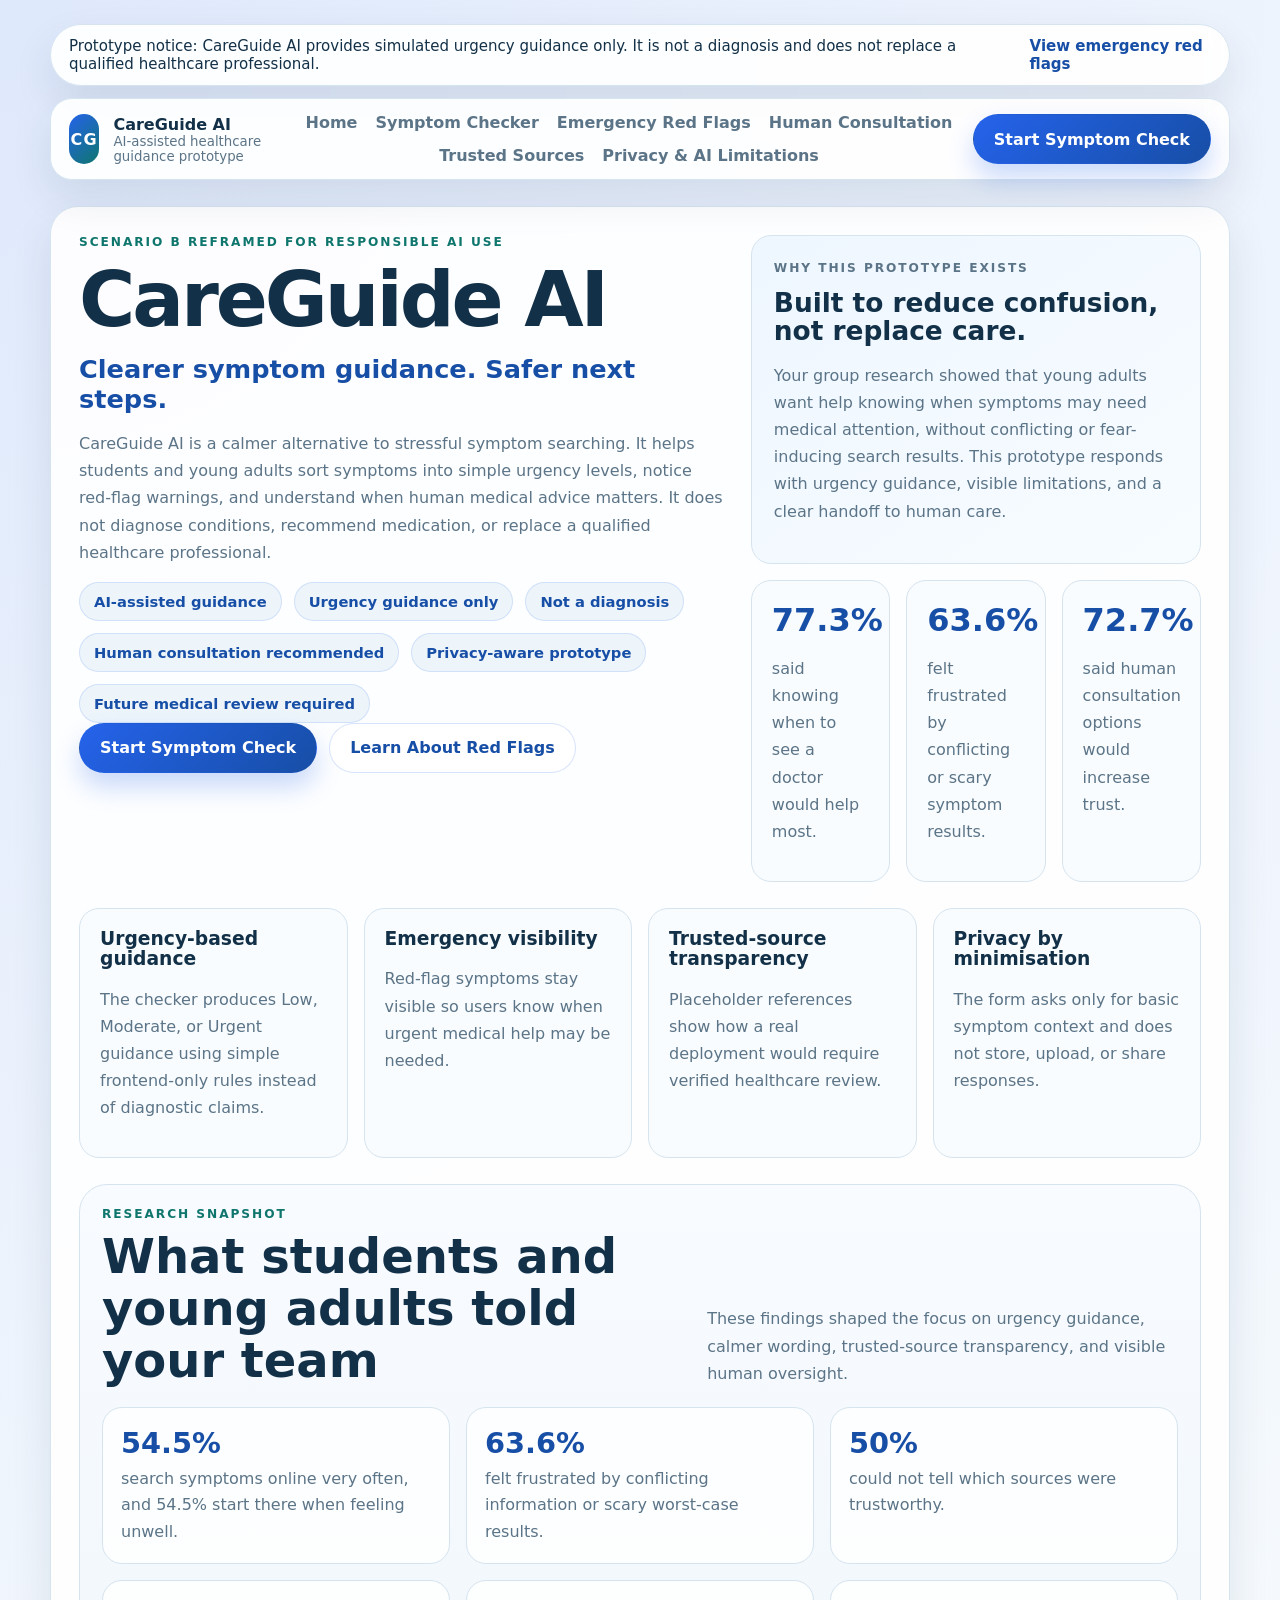
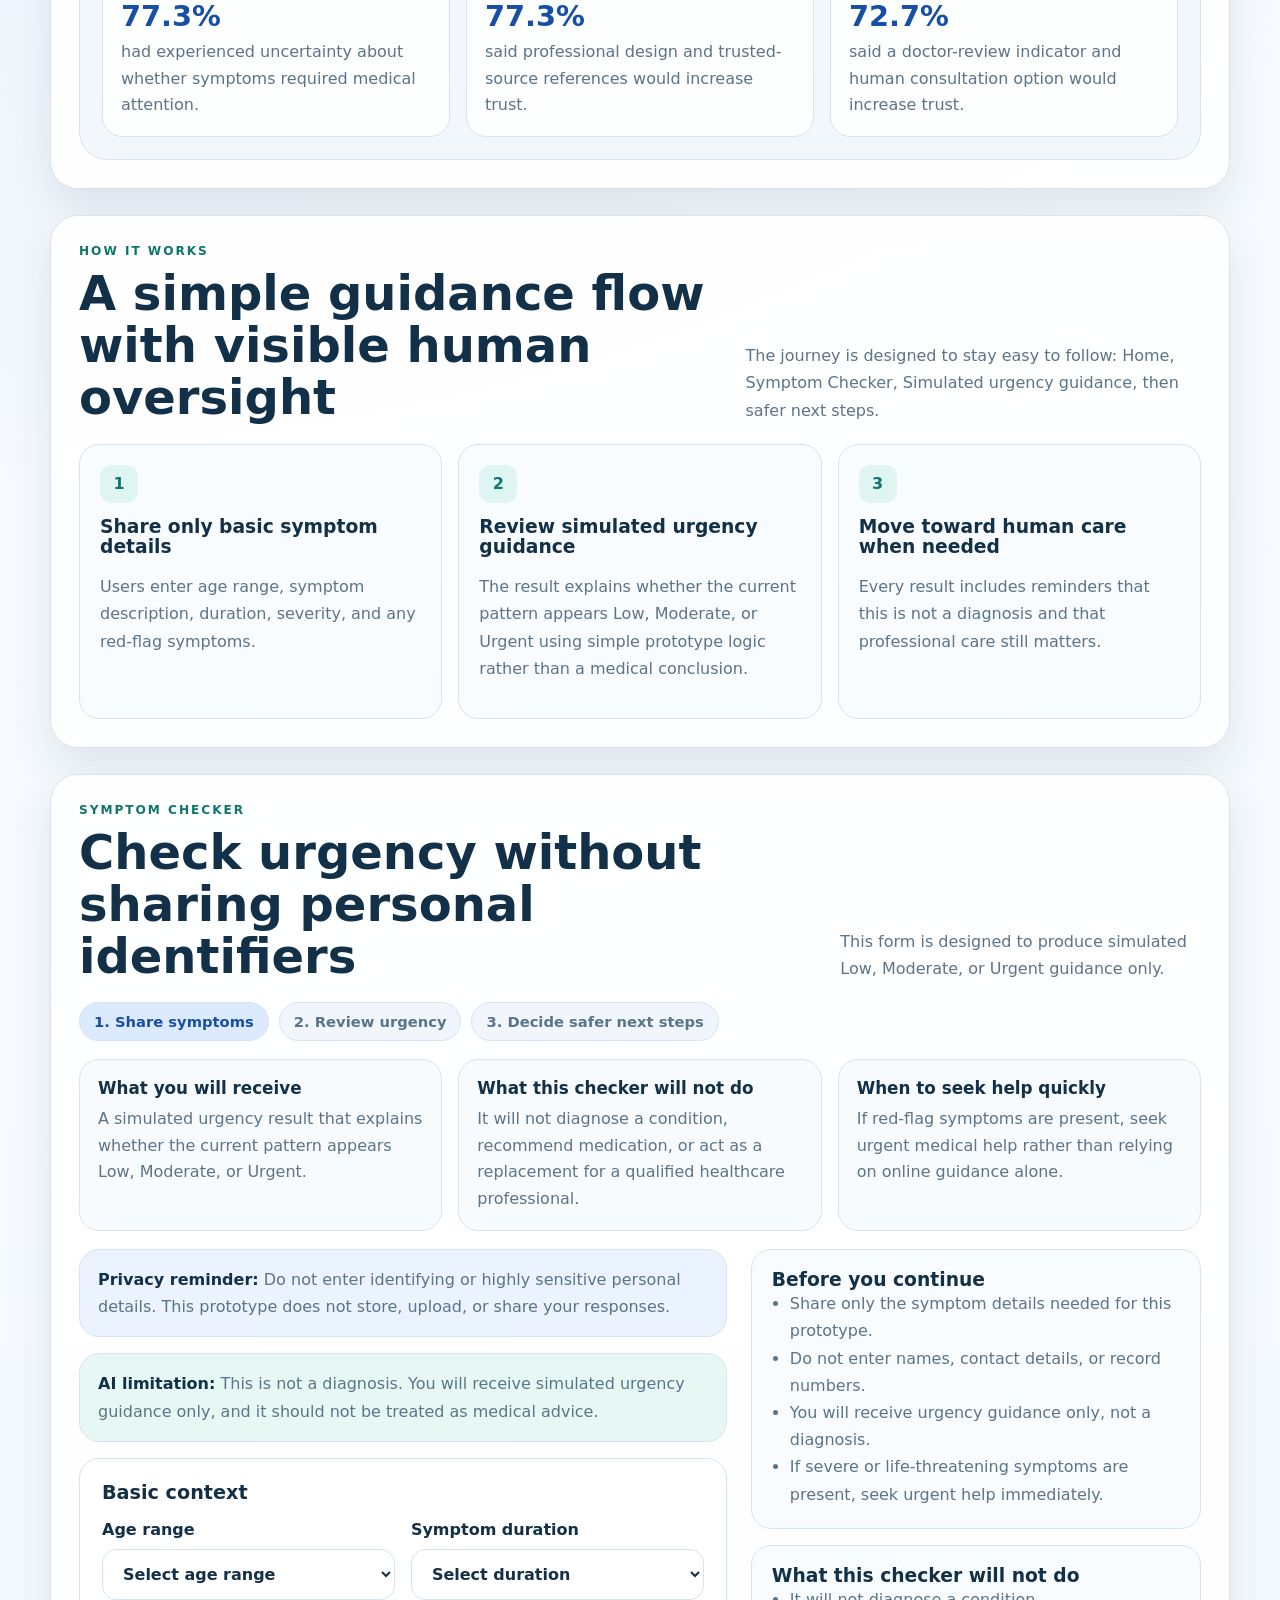
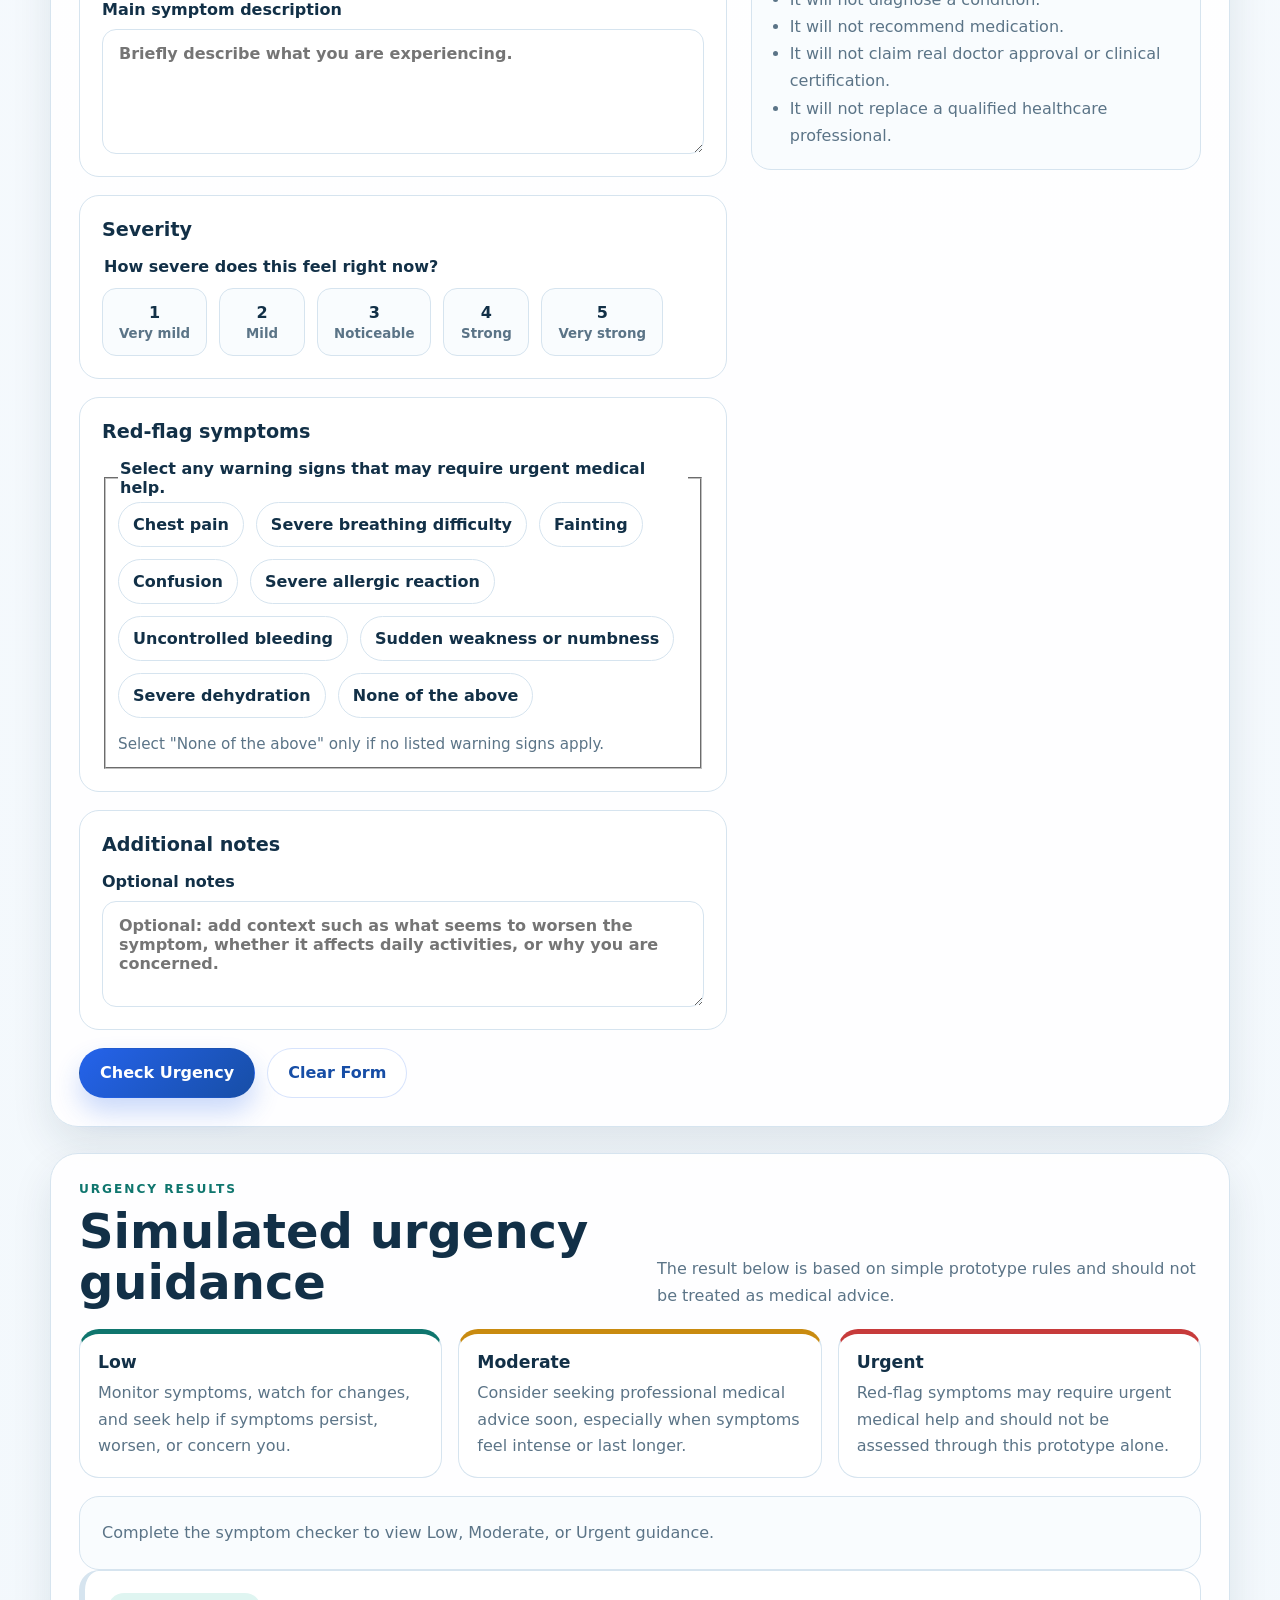
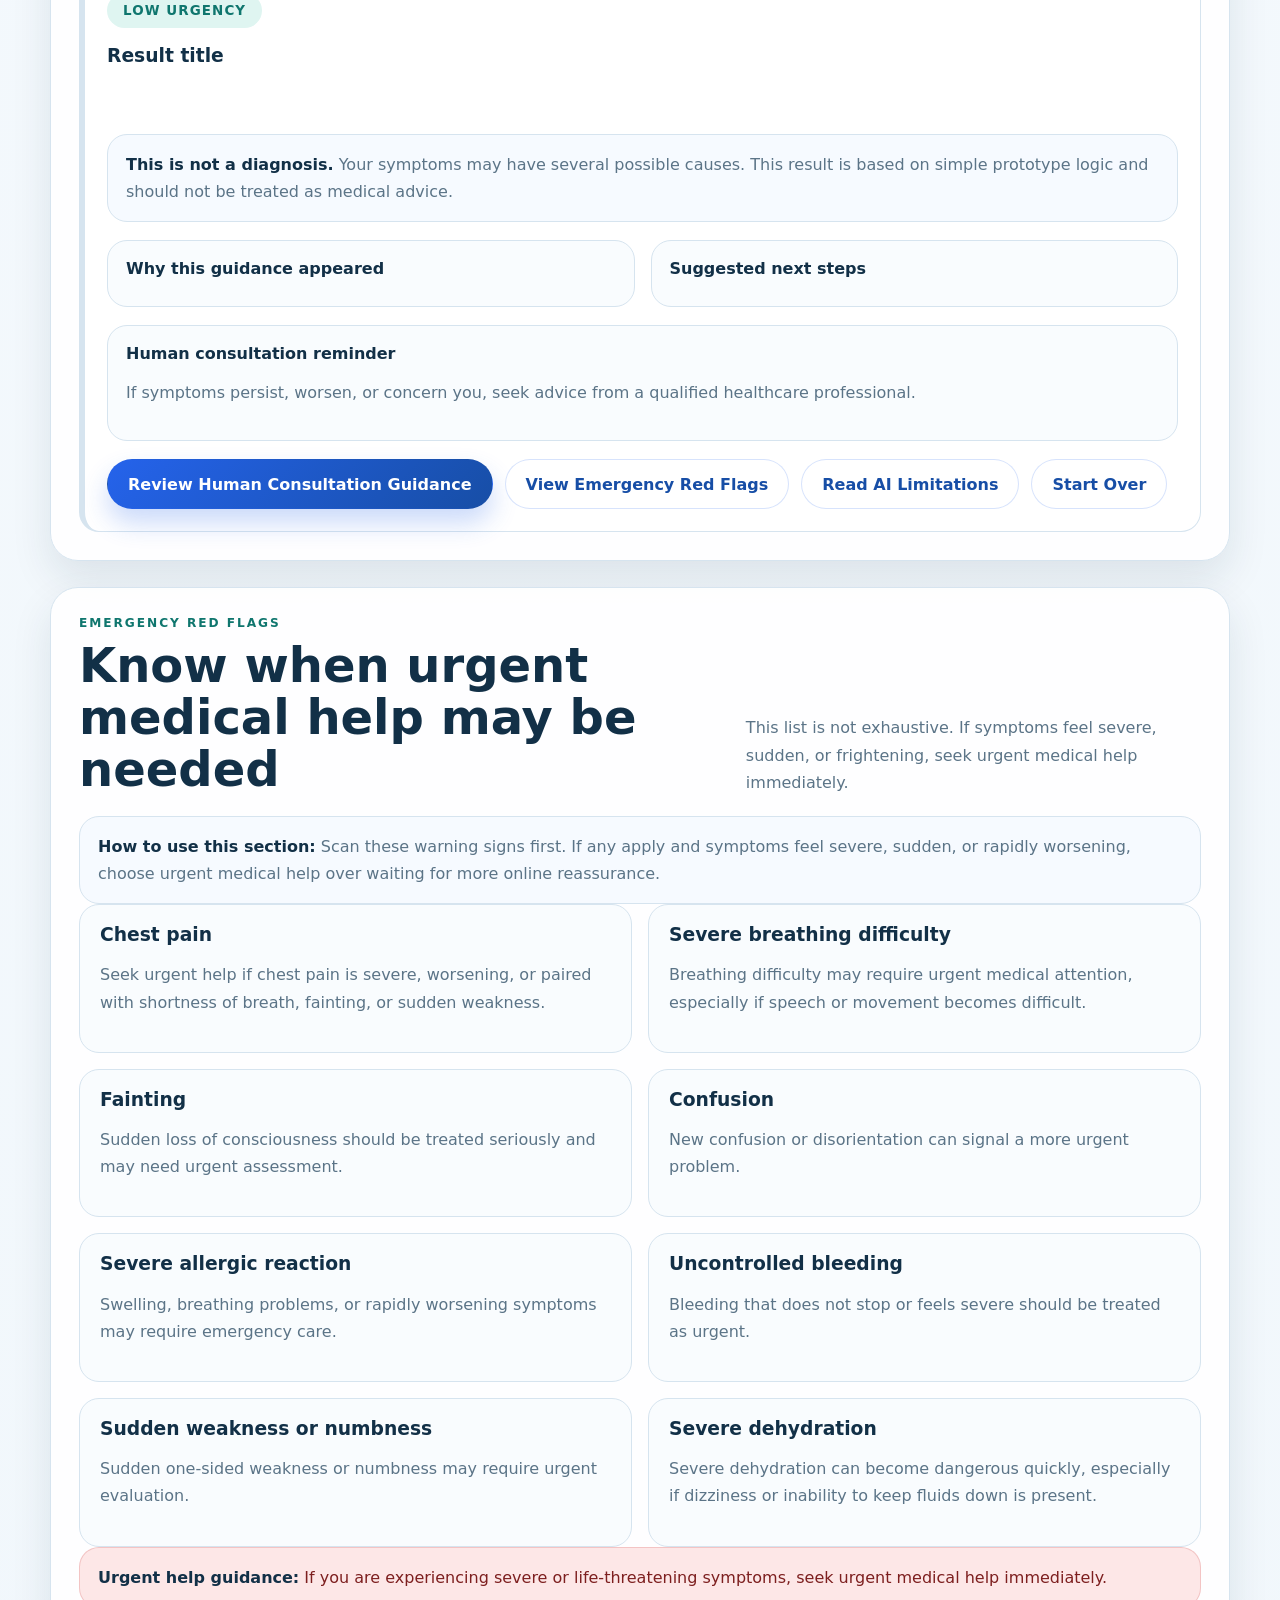
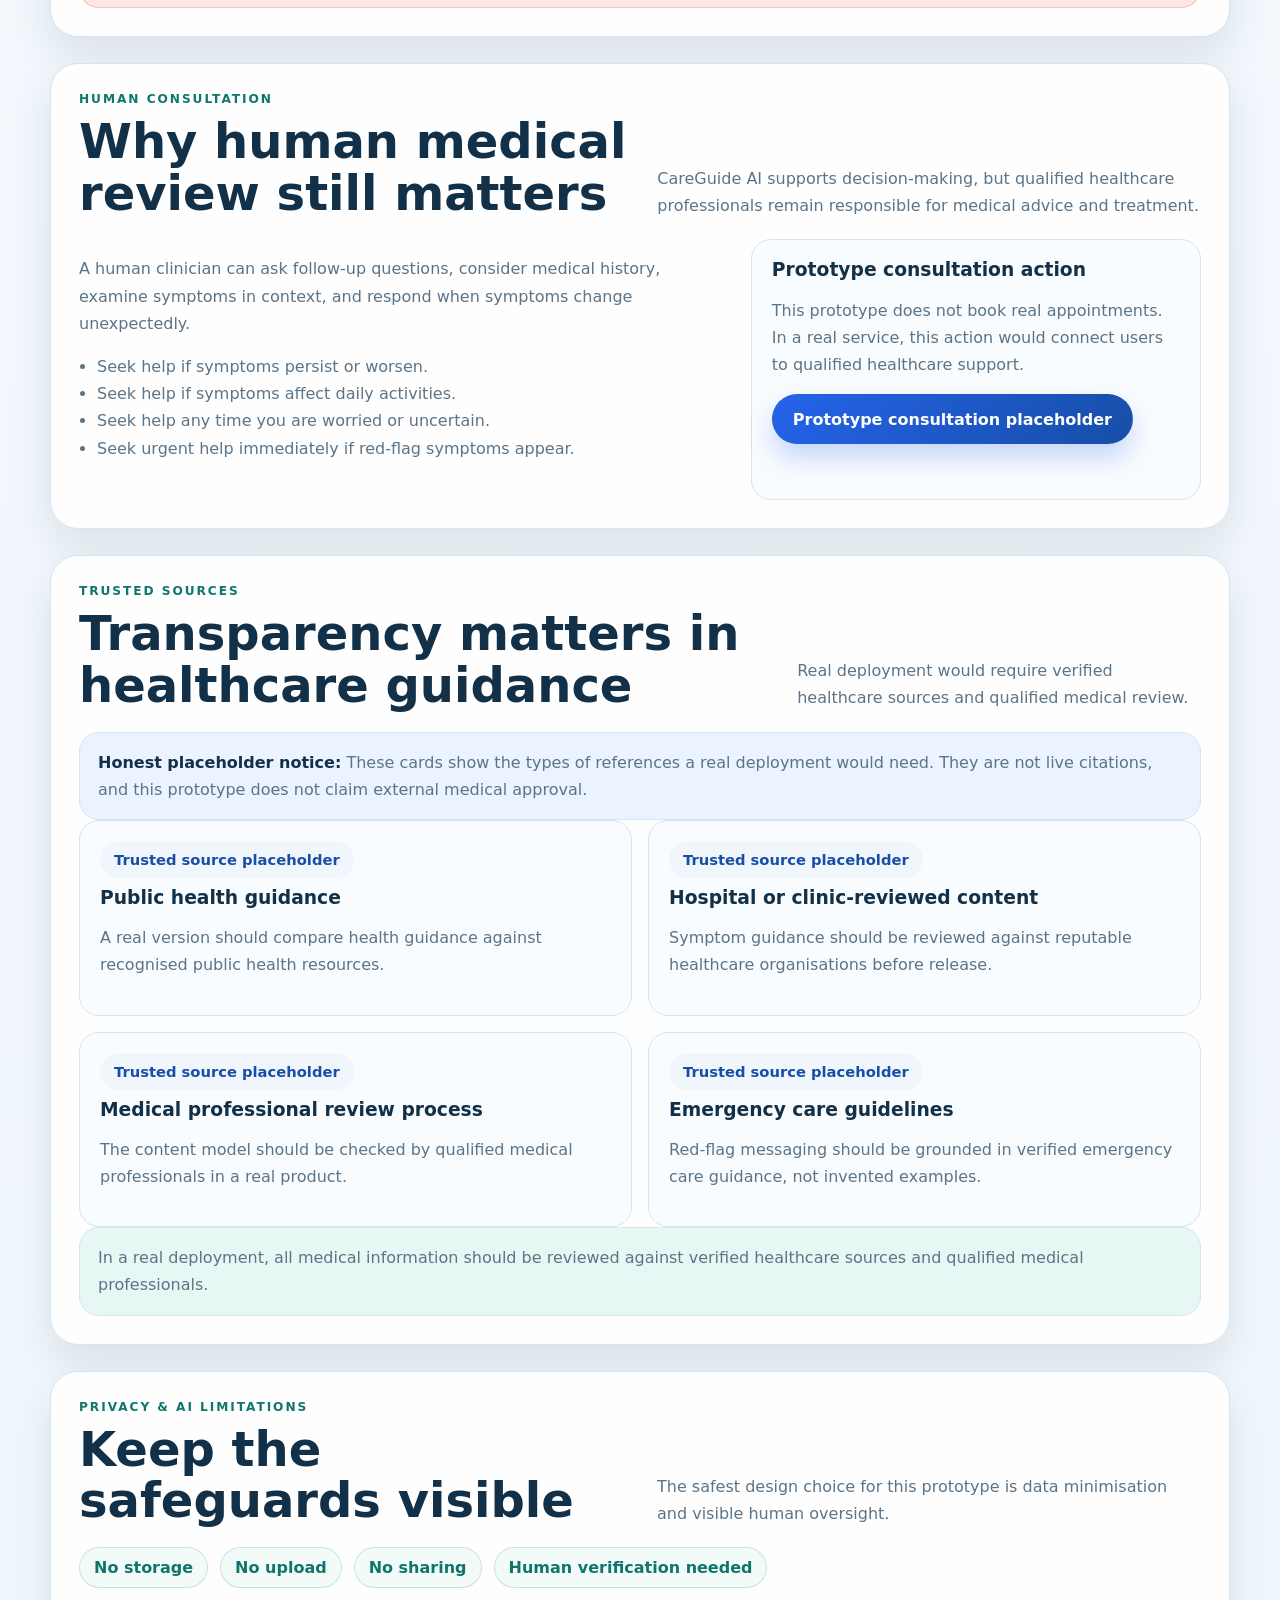
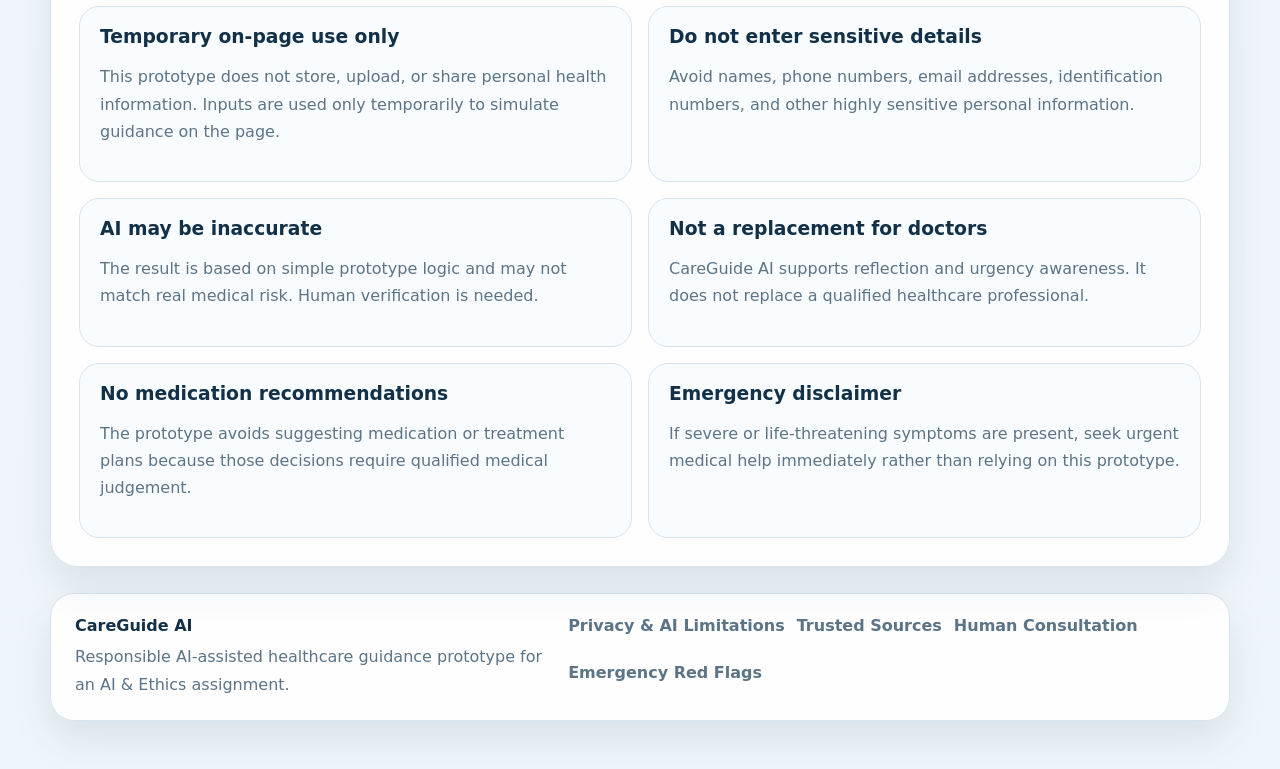
<file: index.html>
<!DOCTYPE html>
<html lang="en">
  <head>
    <meta charset="UTF-8" />
    <meta name="viewport" content="width=device-width, initial-scale=1.0" />
    <title>CareGuide AI | Clearer symptom guidance. Safer next steps.</title>
    <meta
      name="description"
      content="CareGuide AI is a responsible AI-assisted healthcare guidance prototype that offers simulated urgency guidance, red-flag reminders, privacy safeguards, and human consultation prompts."
    />
    <link rel="stylesheet" href="styles.css" />
  </head>
  <body>
    <div class="page-shell">
      <header class="site-header">
        <div class="notice-banner" role="note">
          <p>
            Prototype notice: CareGuide AI provides simulated urgency guidance
            only. It is not a diagnosis and does not replace a qualified
            healthcare professional.
          </p>
          <a href="#emergency-red-flags">View emergency red flags</a>
        </div>

        <nav class="main-nav" aria-label="Primary">
          <a class="brand" href="#home">
            <span class="brand-mark" aria-hidden="true">CG</span>
            <span>
              <strong>CareGuide AI</strong>
              <small>AI-assisted healthcare guidance prototype</small>
            </span>
          </a>

          <div class="nav-links">
            <a href="#home">Home</a>
            <a href="#symptom-checker">Symptom Checker</a>
            <a href="#emergency-red-flags">Emergency Red Flags</a>
            <a href="#human-consultation">Human Consultation</a>
            <a href="#trusted-sources">Trusted Sources</a>
            <a href="#privacy-ai-limitations">Privacy &amp; AI Limitations</a>
          </div>

          <a class="primary-button nav-cta" href="#symptom-checker">
            Start Symptom Check
          </a>
        </nav>
      </header>

      <main>
        <section id="home" class="hero section-card reveal">
          <div class="hero-grid">
            <div class="hero-copy">
              <p class="eyebrow">Scenario B reframed for responsible AI use</p>
              <h1>CareGuide AI</h1>
              <p class="tagline">Clearer symptom guidance. Safer next steps.</p>
              <p class="hero-text">
                CareGuide AI is a calmer alternative to stressful symptom
                searching. It helps students and young adults sort symptoms into
                simple urgency levels, notice red-flag warnings, and understand
                when human medical advice matters. It does not diagnose
                conditions, recommend medication, or replace a qualified
                healthcare professional.
              </p>
              <div class="badge-row" aria-label="Trust badges">
                <span class="info-badge">AI-assisted guidance</span>
                <span class="info-badge">Urgency guidance only</span>
                <span class="info-badge">Not a diagnosis</span>
                <span class="info-badge">Human consultation recommended</span>
                <span class="info-badge">Privacy-aware prototype</span>
                <span class="info-badge">Future medical review required</span>
              </div>
              <div class="cta-row">
                <a class="primary-button" href="#symptom-checker">
                  Start Symptom Check
                </a>
                <a class="secondary-button" href="#emergency-red-flags">
                  Learn About Red Flags
                </a>
              </div>
            </div>

            <aside class="hero-side">
              <div class="hero-panel">
                <p class="eyebrow">Why this prototype exists</p>
                <h2>Built to reduce confusion, not replace care.</h2>
                <p>
                  Your group research showed that young adults want help knowing
                  when symptoms may need medical attention, without conflicting
                  or fear-inducing search results. This prototype responds with
                  urgency guidance, visible limitations, and a clear handoff to
                  human care.
                </p>
              </div>
              <div class="hero-stats" aria-label="Research highlights">
                <article class="stat-card">
                  <strong>77.3%</strong>
                  <p>said knowing when to see a doctor would help most.</p>
                </article>
                <article class="stat-card">
                  <strong>63.6%</strong>
                  <p>felt frustrated by conflicting or scary symptom results.</p>
                </article>
                <article class="stat-card">
                  <strong>72.7%</strong>
                  <p>said human consultation options would increase trust.</p>
                </article>
              </div>
            </aside>
          </div>

          <div class="feature-grid" aria-label="Core features">
            <article class="feature-card">
              <h3>Urgency-based guidance</h3>
              <p>
                The checker produces Low, Moderate, or Urgent guidance using
                simple frontend-only rules instead of diagnostic claims.
              </p>
            </article>
            <article class="feature-card">
              <h3>Emergency visibility</h3>
              <p>
                Red-flag symptoms stay visible so users know when urgent medical
                help may be needed.
              </p>
            </article>
            <article class="feature-card">
              <h3>Trusted-source transparency</h3>
              <p>
                Placeholder references show how a real deployment would require
                verified healthcare review.
              </p>
            </article>
            <article class="feature-card">
              <h3>Privacy by minimisation</h3>
              <p>
                The form asks only for basic symptom context and does not store,
                upload, or share responses.
              </p>
            </article>
          </div>

          <div class="research-strip" aria-labelledby="research-title">
            <div class="section-heading compact-heading">
              <div>
                <p class="eyebrow">Research snapshot</p>
                <h2 id="research-title">What students and young adults told your team</h2>
              </div>
              <p class="section-copy">
                These findings shaped the focus on urgency guidance, calmer
                wording, trusted-source transparency, and visible human
                oversight.
              </p>
            </div>

            <div class="research-grid">
              <article class="research-card">
                <strong>54.5%</strong>
                <p>search symptoms online very often, and 54.5% start there when feeling unwell.</p>
              </article>
              <article class="research-card">
                <strong>63.6%</strong>
                <p>felt frustrated by conflicting information or scary worst-case results.</p>
              </article>
              <article class="research-card">
                <strong>50%</strong>
                <p>could not tell which sources were trustworthy.</p>
              </article>
              <article class="research-card">
                <strong>77.3%</strong>
                <p>had experienced uncertainty about whether symptoms required medical attention.</p>
              </article>
              <article class="research-card">
                <strong>77.3%</strong>
                <p>said professional design and trusted-source references would increase trust.</p>
              </article>
              <article class="research-card">
                <strong>72.7%</strong>
                <p>said a doctor-review indicator and human consultation option would increase trust.</p>
              </article>
            </div>
          </div>
        </section>

        <section class="workflow section-card reveal" aria-labelledby="workflow-title">
          <div class="section-heading">
            <div>
              <p class="eyebrow">How it works</p>
              <h2 id="workflow-title">A simple guidance flow with visible human oversight</h2>
            </div>
            <p class="section-copy">
              The journey is designed to stay easy to follow: Home, Symptom
              Checker, Simulated urgency guidance, then safer next steps.
            </p>
          </div>

          <div class="workflow-grid">
            <article class="workflow-card">
              <span>1</span>
              <h3>Share only basic symptom details</h3>
              <p>
                Users enter age range, symptom description, duration, severity,
                and any red-flag symptoms.
              </p>
            </article>
            <article class="workflow-card">
              <span>2</span>
              <h3>Review simulated urgency guidance</h3>
              <p>
                The result explains whether the current pattern appears Low,
                Moderate, or Urgent using simple prototype logic rather than a
                medical conclusion.
              </p>
            </article>
            <article class="workflow-card">
              <span>3</span>
              <h3>Move toward human care when needed</h3>
              <p>
                Every result includes reminders that this is not a diagnosis and
                that professional care still matters.
              </p>
            </article>
          </div>
        </section>

        <section
          id="symptom-checker"
          class="checker section-card reveal"
          aria-labelledby="checker-title"
        >
          <div class="section-heading">
            <div>
              <p class="eyebrow">Symptom checker</p>
              <h2 id="checker-title">Check urgency without sharing personal identifiers</h2>
            </div>
            <p class="section-copy">
              This form is designed to produce simulated Low, Moderate, or
              Urgent guidance only.
            </p>
          </div>

          <div class="progress-row" aria-label="Guidance steps">
            <span class="progress-pill active">1. Share symptoms</span>
            <span class="progress-pill">2. Review urgency</span>
            <span class="progress-pill">3. Decide safer next steps</span>
          </div>

          <div class="checker-overview" aria-label="Checker overview">
            <article class="mini-card">
              <h3>What you will receive</h3>
              <p>
                A simulated urgency result that explains whether the current
                pattern appears Low, Moderate, or Urgent.
              </p>
            </article>
            <article class="mini-card">
              <h3>What this checker will not do</h3>
              <p>
                It will not diagnose a condition, recommend medication, or act
                as a replacement for a qualified healthcare professional.
              </p>
            </article>
            <article class="mini-card">
              <h3>When to seek help quickly</h3>
              <p>
                If red-flag symptoms are present, seek urgent medical help
                rather than relying on online guidance alone.
              </p>
            </article>
          </div>

          <div class="checker-layout">
            <div class="checker-main">
              <div class="callout callout-blue">
                <strong>Privacy reminder:</strong>
                Do not enter identifying or highly sensitive personal details.
                This prototype does not store, upload, or share your responses.
              </div>

              <div class="callout callout-teal">
                <strong>AI limitation:</strong>
                This is not a diagnosis. You will receive simulated urgency
                guidance only, and it should not be treated as medical advice.
              </div>

              <form id="guidance-form" novalidate>
                <div
                  id="validation-summary"
                  class="validation-summary"
                  aria-live="polite"
                  hidden
                ></div>

                <div class="form-section">
                  <h3>Basic context</h3>
                  <div class="field-grid two-column">
                    <label for="age-range">
                      Age range
                      <select id="age-range" name="ageRange">
                        <option value="">Select age range</option>
                        <option value="Under 13">Under 13</option>
                        <option value="13-21">13-21</option>
                        <option value="21-35">21-35</option>
                        <option value="35-50">35-50</option>
                        <option value="50 and above">50 and above</option>
                      </select>
                    </label>

                    <label for="duration">
                      Symptom duration
                      <select id="duration" name="duration">
                        <option value="">Select duration</option>
                        <option value="Less than 24 hours">
                          Less than 24 hours
                        </option>
                        <option value="1-3 days">1-3 days</option>
                        <option value="4-7 days">4-7 days</option>
                        <option value="More than 1 week">
                          More than 1 week
                        </option>
                      </select>
                    </label>
                  </div>

                  <label for="main-symptom">
                    Main symptom description
                    <textarea
                      id="main-symptom"
                      name="mainSymptom"
                      rows="5"
                      placeholder="Briefly describe what you are experiencing."
                    ></textarea>
                  </label>
                </div>

                <div class="form-section">
                  <h3>Severity</h3>
                  <fieldset id="severity-group" class="severity-group">
                    <legend>How severe does this feel right now?</legend>
                    <div class="severity-options">
                      <label class="severity-option">
                        <input type="radio" name="severityLevel" value="1" />
                        <span><strong>1</strong><small>Very mild</small></span>
                      </label>
                      <label class="severity-option">
                        <input type="radio" name="severityLevel" value="2" />
                        <span><strong>2</strong><small>Mild</small></span>
                      </label>
                      <label class="severity-option">
                        <input type="radio" name="severityLevel" value="3" />
                        <span><strong>3</strong><small>Noticeable</small></span>
                      </label>
                      <label class="severity-option">
                        <input type="radio" name="severityLevel" value="4" />
                        <span><strong>4</strong><small>Strong</small></span>
                      </label>
                      <label class="severity-option">
                        <input type="radio" name="severityLevel" value="5" />
                        <span><strong>5</strong><small>Very strong</small></span>
                      </label>
                    </div>
                  </fieldset>
                </div>

                <div class="form-section">
                  <h3>Red-flag symptoms</h3>
                  <fieldset
                    id="red-flag-group"
                    class="chip-fieldset"
                    aria-describedby="red-flag-hint"
                  >
                    <legend>
                      Select any warning signs that may require urgent medical
                      help.
                    </legend>
                    <div class="chip-grid">
                      <label class="chip">
                        <input type="checkbox" name="redFlags" value="Chest pain" />
                        <span>Chest pain</span>
                      </label>
                      <label class="chip">
                        <input
                          type="checkbox"
                          name="redFlags"
                          value="Severe breathing difficulty"
                        />
                        <span>Severe breathing difficulty</span>
                      </label>
                      <label class="chip">
                        <input type="checkbox" name="redFlags" value="Fainting" />
                        <span>Fainting</span>
                      </label>
                      <label class="chip">
                        <input type="checkbox" name="redFlags" value="Confusion" />
                        <span>Confusion</span>
                      </label>
                      <label class="chip">
                        <input
                          type="checkbox"
                          name="redFlags"
                          value="Severe allergic reaction"
                        />
                        <span>Severe allergic reaction</span>
                      </label>
                      <label class="chip">
                        <input
                          type="checkbox"
                          name="redFlags"
                          value="Uncontrolled bleeding"
                        />
                        <span>Uncontrolled bleeding</span>
                      </label>
                      <label class="chip">
                        <input
                          type="checkbox"
                          name="redFlags"
                          value="Sudden weakness or numbness"
                        />
                        <span>Sudden weakness or numbness</span>
                      </label>
                      <label class="chip">
                        <input
                          type="checkbox"
                          name="redFlags"
                          value="Severe dehydration"
                        />
                        <span>Severe dehydration</span>
                      </label>
                      <label class="chip chip-neutral">
                        <input
                          type="checkbox"
                          name="redFlags"
                          value="None of the above"
                        />
                        <span>None of the above</span>
                      </label>
                    </div>
                    <p id="red-flag-hint" class="field-hint">
                      Select "None of the above" only if no listed warning
                      signs apply.
                    </p>
                  </fieldset>
                </div>

                <div class="form-section">
                  <h3>Additional notes</h3>
                  <label for="additional-notes">
                    Optional notes
                    <textarea
                      id="additional-notes"
                      name="additionalNotes"
                      rows="4"
                      placeholder="Optional: add context such as what seems to worsen the symptom, whether it affects daily activities, or why you are concerned."
                    ></textarea>
                  </label>
                </div>

                <div class="form-actions">
                  <button type="submit" class="primary-button">
                    Check Urgency
                  </button>
                  <button type="reset" class="secondary-button">
                    Clear Form
                  </button>
                </div>
              </form>
            </div>

            <aside class="checker-side">
              <div class="side-card">
                <h3>Before you continue</h3>
                <ul>
                  <li>Share only the symptom details needed for this prototype.</li>
                  <li>Do not enter names, contact details, or record numbers.</li>
                  <li>You will receive urgency guidance only, not a diagnosis.</li>
                  <li>If severe or life-threatening symptoms are present, seek urgent help immediately.</li>
                </ul>
              </div>
              <div class="side-card">
                <h3>What this checker will not do</h3>
                <ul>
                  <li>It will not diagnose a condition.</li>
                  <li>It will not recommend medication.</li>
                  <li>It will not claim real doctor approval or clinical certification.</li>
                  <li>It will not replace a qualified healthcare professional.</li>
                </ul>
              </div>
            </aside>
          </div>
        </section>

        <section
          id="urgency-results"
          class="results section-card reveal"
          aria-labelledby="results-title"
        >
          <div class="section-heading">
            <div>
              <p class="eyebrow">Urgency results</p>
              <h2 id="results-title">Simulated urgency guidance</h2>
            </div>
            <p class="section-copy">
              The result below is based on simple prototype rules and should not
              be treated as medical advice.
            </p>
          </div>

          <div class="urgency-guide" aria-label="Urgency levels explained">
            <article class="urgency-guide-card urgency-guide-low">
              <h3>Low</h3>
              <p>
                Monitor symptoms, watch for changes, and seek help if symptoms
                persist, worsen, or concern you.
              </p>
            </article>
            <article class="urgency-guide-card urgency-guide-moderate">
              <h3>Moderate</h3>
              <p>
                Consider seeking professional medical advice soon, especially
                when symptoms feel intense or last longer.
              </p>
            </article>
            <article class="urgency-guide-card urgency-guide-urgent">
              <h3>Urgent</h3>
              <p>
                Red-flag symptoms may require urgent medical help and should not
                be assessed through this prototype alone.
              </p>
            </article>
          </div>

          <div id="result-empty" class="empty-state">
            Complete the symptom checker to view Low, Moderate, or Urgent
            guidance.
          </div>

          <div id="result-card" class="result-card" hidden tabindex="-1">
            <div id="result-pill" class="urgency-pill urgency-pill-low">
              Low urgency
            </div>
            <h3 id="result-title">Result title</h3>
            <p id="result-explanation" class="result-explanation"></p>

            <div class="callout callout-plain">
              <strong>This is not a diagnosis.</strong>
              Your symptoms may have several possible causes. This result is
              based on simple prototype logic and should not be treated as
              medical advice.
            </div>

            <div id="emergency-warning" class="warning-panel" hidden>
              <strong>Red-flag symptoms selected:</strong>
              <p id="emergency-warning-text"></p>
            </div>

            <div class="result-grid">
              <div class="result-column">
                <h4>Why this guidance appeared</h4>
                <ul id="result-reasons" class="detail-list"></ul>
              </div>
              <div class="result-column">
                <h4>Suggested next steps</h4>
                <ul id="result-next-steps" class="detail-list"></ul>
              </div>
            </div>

            <div class="human-reminder">
              <h4>Human consultation reminder</h4>
              <p id="result-human-reminder">
                If symptoms persist, worsen, or concern you, seek advice from a
                qualified healthcare professional.
              </p>
            </div>

            <div class="result-actions">
              <a class="primary-button" href="#human-consultation">
                Review Human Consultation Guidance
              </a>
              <a class="secondary-button" href="#emergency-red-flags">
                View Emergency Red Flags
              </a>
              <a class="secondary-button" href="#privacy-ai-limitations">
                Read AI Limitations
              </a>
              <button id="start-over" class="secondary-button" type="button">
                Start Over
              </button>
            </div>
          </div>
        </section>

        <section
          id="emergency-red-flags"
          class="section-card reveal"
          aria-labelledby="red-flags-title"
        >
          <div class="section-heading">
            <div>
              <p class="eyebrow">Emergency red flags</p>
              <h2 id="red-flags-title">Know when urgent medical help may be needed</h2>
            </div>
            <p class="section-copy">
              This list is not exhaustive. If symptoms feel severe, sudden, or
              frightening, seek urgent medical help immediately.
            </p>
          </div>

          <div class="callout callout-plain">
            <strong>How to use this section:</strong>
            Scan these warning signs first. If any apply and symptoms feel
            severe, sudden, or rapidly worsening, choose urgent medical help
            over waiting for more online reassurance.
          </div>

          <div class="red-flag-grid">
            <article class="red-flag-card">
              <h3>Chest pain</h3>
              <p>
                Seek urgent help if chest pain is severe, worsening, or paired
                with shortness of breath, fainting, or sudden weakness.
              </p>
            </article>
            <article class="red-flag-card">
              <h3>Severe breathing difficulty</h3>
              <p>
                Breathing difficulty may require urgent medical attention,
                especially if speech or movement becomes difficult.
              </p>
            </article>
            <article class="red-flag-card">
              <h3>Fainting</h3>
              <p>
                Sudden loss of consciousness should be treated seriously and may
                need urgent assessment.
              </p>
            </article>
            <article class="red-flag-card">
              <h3>Confusion</h3>
              <p>
                New confusion or disorientation can signal a more urgent
                problem.
              </p>
            </article>
            <article class="red-flag-card">
              <h3>Severe allergic reaction</h3>
              <p>
                Swelling, breathing problems, or rapidly worsening symptoms may
                require emergency care.
              </p>
            </article>
            <article class="red-flag-card">
              <h3>Uncontrolled bleeding</h3>
              <p>
                Bleeding that does not stop or feels severe should be treated as
                urgent.
              </p>
            </article>
            <article class="red-flag-card">
              <h3>Sudden weakness or numbness</h3>
              <p>
                Sudden one-sided weakness or numbness may require urgent
                evaluation.
              </p>
            </article>
            <article class="red-flag-card">
              <h3>Severe dehydration</h3>
              <p>
                Severe dehydration can become dangerous quickly, especially if
                dizziness or inability to keep fluids down is present.
              </p>
            </article>
          </div>

          <div class="callout callout-red">
            <strong>Urgent help guidance:</strong>
            If you are experiencing severe or life-threatening symptoms, seek
            urgent medical help immediately.
          </div>
        </section>

        <section
          id="human-consultation"
          class="section-card reveal"
          aria-labelledby="consultation-title"
        >
          <div class="section-heading">
            <div>
              <p class="eyebrow">Human consultation</p>
              <h2 id="consultation-title">Why human medical review still matters</h2>
            </div>
            <p class="section-copy">
              CareGuide AI supports decision-making, but qualified healthcare
              professionals remain responsible for medical advice and treatment.
            </p>
          </div>

          <div class="consultation-layout">
            <div class="consultation-copy">
              <p>
                A human clinician can ask follow-up questions, consider medical
                history, examine symptoms in context, and respond when symptoms
                change unexpectedly.
              </p>
              <ul class="detail-list">
                <li>Seek help if symptoms persist or worsen.</li>
                <li>Seek help if symptoms affect daily activities.</li>
                <li>Seek help any time you are worried or uncertain.</li>
                <li>Seek urgent help immediately if red-flag symptoms appear.</li>
              </ul>
            </div>

            <div class="consultation-card">
              <h3>Prototype consultation action</h3>
              <p>
                This prototype does not book real appointments. In a real
                service, this action would connect users to qualified
                healthcare support.
              </p>
              <button id="mock-consult-button" class="primary-button" type="button">
                Prototype consultation placeholder
              </button>
              <p id="mock-consult-feedback" class="helper-message" aria-live="polite"></p>
            </div>
          </div>
        </section>

        <section
          id="trusted-sources"
          class="section-card reveal"
          aria-labelledby="sources-title"
        >
          <div class="section-heading">
            <div>
              <p class="eyebrow">Trusted sources</p>
              <h2 id="sources-title">Transparency matters in healthcare guidance</h2>
            </div>
            <p class="section-copy">
              Real deployment would require verified healthcare sources and
              qualified medical review.
            </p>
          </div>

          <div class="callout callout-blue">
            <strong>Honest placeholder notice:</strong>
            These cards show the types of references a real deployment would
            need. They are not live citations, and this prototype does not
            claim external medical approval.
          </div>

          <div class="source-grid">
            <article class="source-card">
              <span class="source-badge">Trusted source placeholder</span>
              <h3>Public health guidance</h3>
              <p>
                A real version should compare health guidance against recognised
                public health resources.
              </p>
            </article>
            <article class="source-card">
              <span class="source-badge">Trusted source placeholder</span>
              <h3>Hospital or clinic-reviewed content</h3>
              <p>
                Symptom guidance should be reviewed against reputable healthcare
                organisations before release.
              </p>
            </article>
            <article class="source-card">
              <span class="source-badge">Trusted source placeholder</span>
              <h3>Medical professional review process</h3>
              <p>
                The content model should be checked by qualified medical
                professionals in a real product.
              </p>
            </article>
            <article class="source-card">
              <span class="source-badge">Trusted source placeholder</span>
              <h3>Emergency care guidelines</h3>
              <p>
                Red-flag messaging should be grounded in verified emergency care
                guidance, not invented examples.
              </p>
            </article>
          </div>

          <div class="callout callout-teal">
            In a real deployment, all medical information should be reviewed
            against verified healthcare sources and qualified medical
            professionals.
          </div>
        </section>

        <section
          id="privacy-ai-limitations"
          class="section-card reveal"
          aria-labelledby="privacy-title"
        >
          <div class="section-heading">
            <div>
              <p class="eyebrow">Privacy &amp; AI limitations</p>
              <h2 id="privacy-title">Keep the safeguards visible</h2>
            </div>
            <p class="section-copy">
              The safest design choice for this prototype is data minimisation
              and visible human oversight.
            </p>
          </div>

          <div class="signal-row" aria-label="Privacy and limitation signals">
            <span class="signal-badge">No storage</span>
            <span class="signal-badge">No upload</span>
            <span class="signal-badge">No sharing</span>
            <span class="signal-badge">Human verification needed</span>
          </div>

          <div class="limitations-grid">
            <article class="limit-card">
              <h3>Temporary on-page use only</h3>
              <p>
                This prototype does not store, upload, or share personal health
                information. Inputs are used only temporarily to simulate
                guidance on the page.
              </p>
            </article>
            <article class="limit-card">
              <h3>Do not enter sensitive details</h3>
              <p>
                Avoid names, phone numbers, email addresses, identification
                numbers, and other highly sensitive personal information.
              </p>
            </article>
            <article class="limit-card">
              <h3>AI may be inaccurate</h3>
              <p>
                The result is based on simple prototype logic and may not match
                real medical risk. Human verification is needed.
              </p>
            </article>
            <article class="limit-card">
              <h3>Not a replacement for doctors</h3>
              <p>
                CareGuide AI supports reflection and urgency awareness. It does
                not replace a qualified healthcare professional.
              </p>
            </article>
            <article class="limit-card">
              <h3>No medication recommendations</h3>
              <p>
                The prototype avoids suggesting medication or treatment plans
                because those decisions require qualified medical judgement.
              </p>
            </article>
            <article class="limit-card">
              <h3>Emergency disclaimer</h3>
              <p>
                If severe or life-threatening symptoms are present, seek urgent
                medical help immediately rather than relying on this prototype.
              </p>
            </article>
          </div>
        </section>
      </main>

      <footer class="site-footer">
        <div>
          <strong>CareGuide AI</strong>
          <p>
            Responsible AI-assisted healthcare guidance prototype for an AI &
            Ethics assignment.
          </p>
        </div>
        <div class="footer-links">
          <a href="#privacy-ai-limitations">Privacy &amp; AI Limitations</a>
          <a href="#trusted-sources">Trusted Sources</a>
          <a href="#human-consultation">Human Consultation</a>
          <a href="#emergency-red-flags">Emergency Red Flags</a>
        </div>
      </footer>
    </div>

    <script src="script.js"></script>
  </body>
</html>
</file>
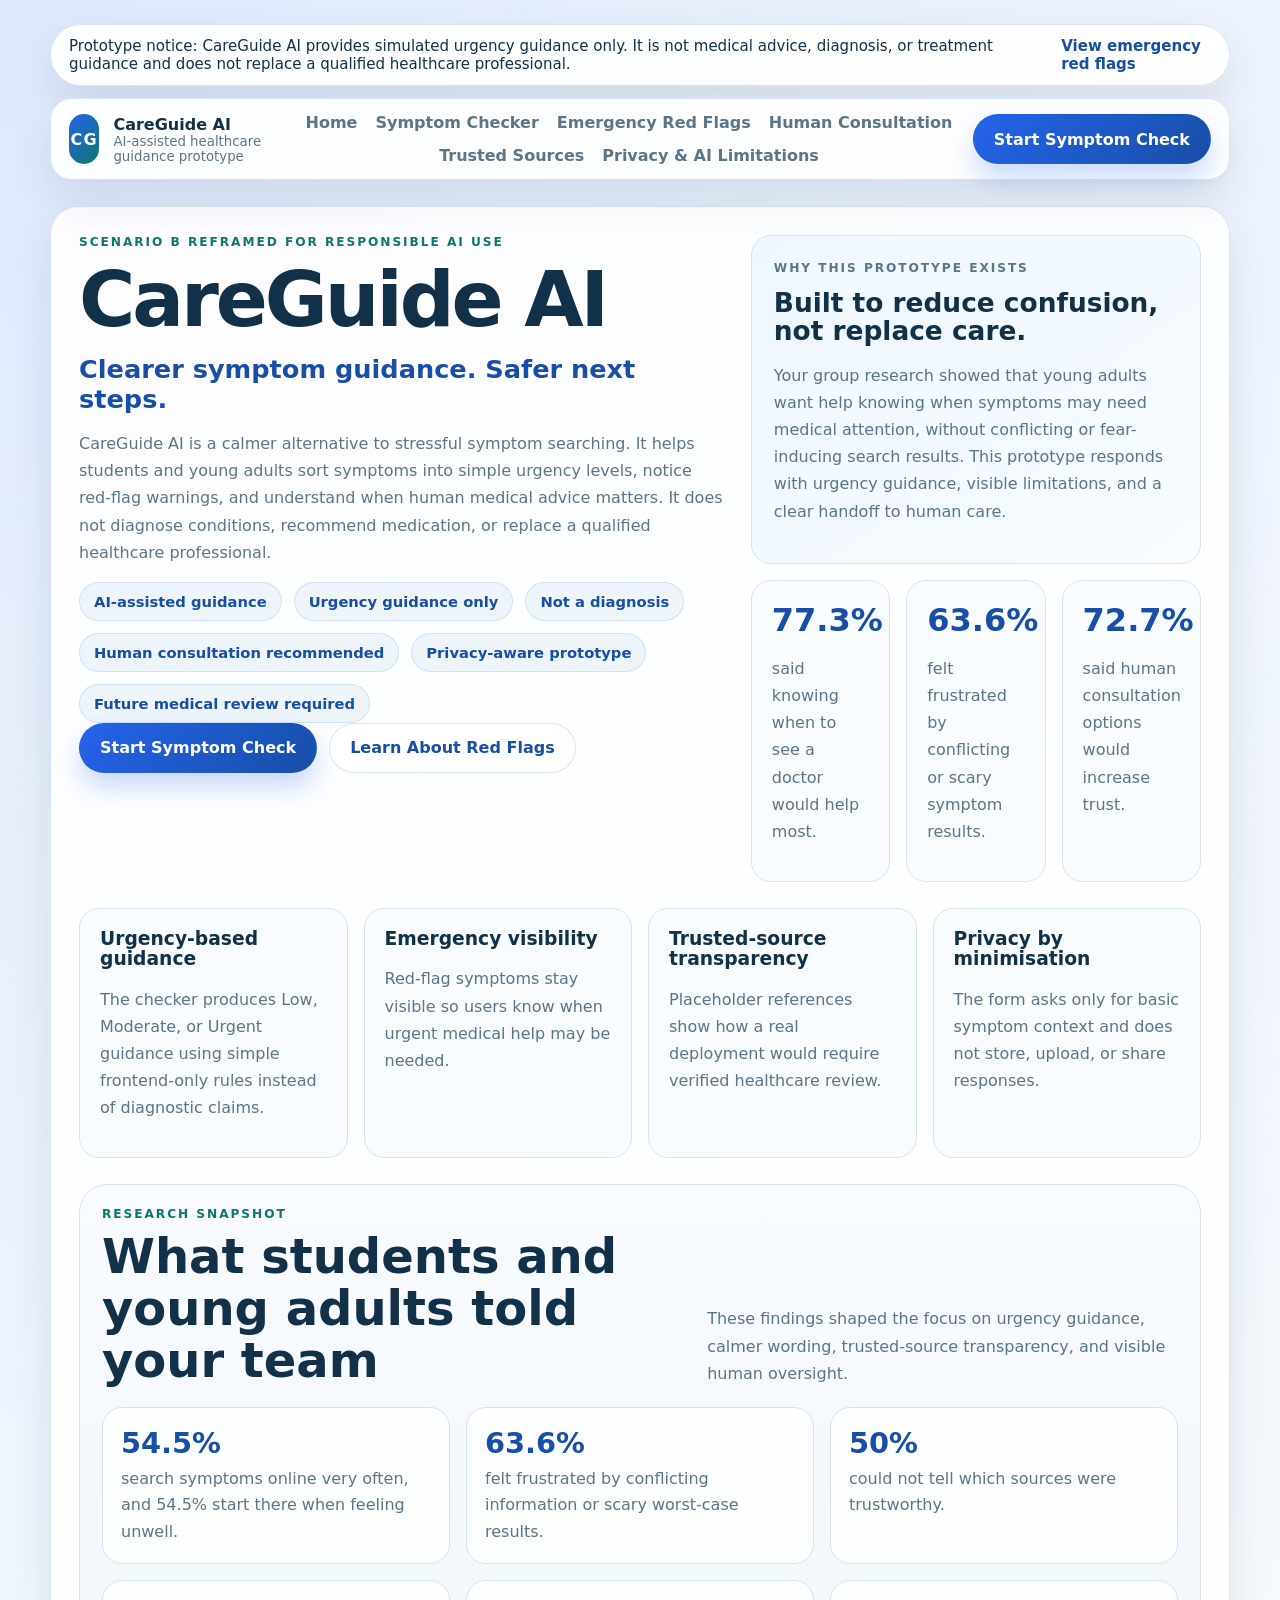
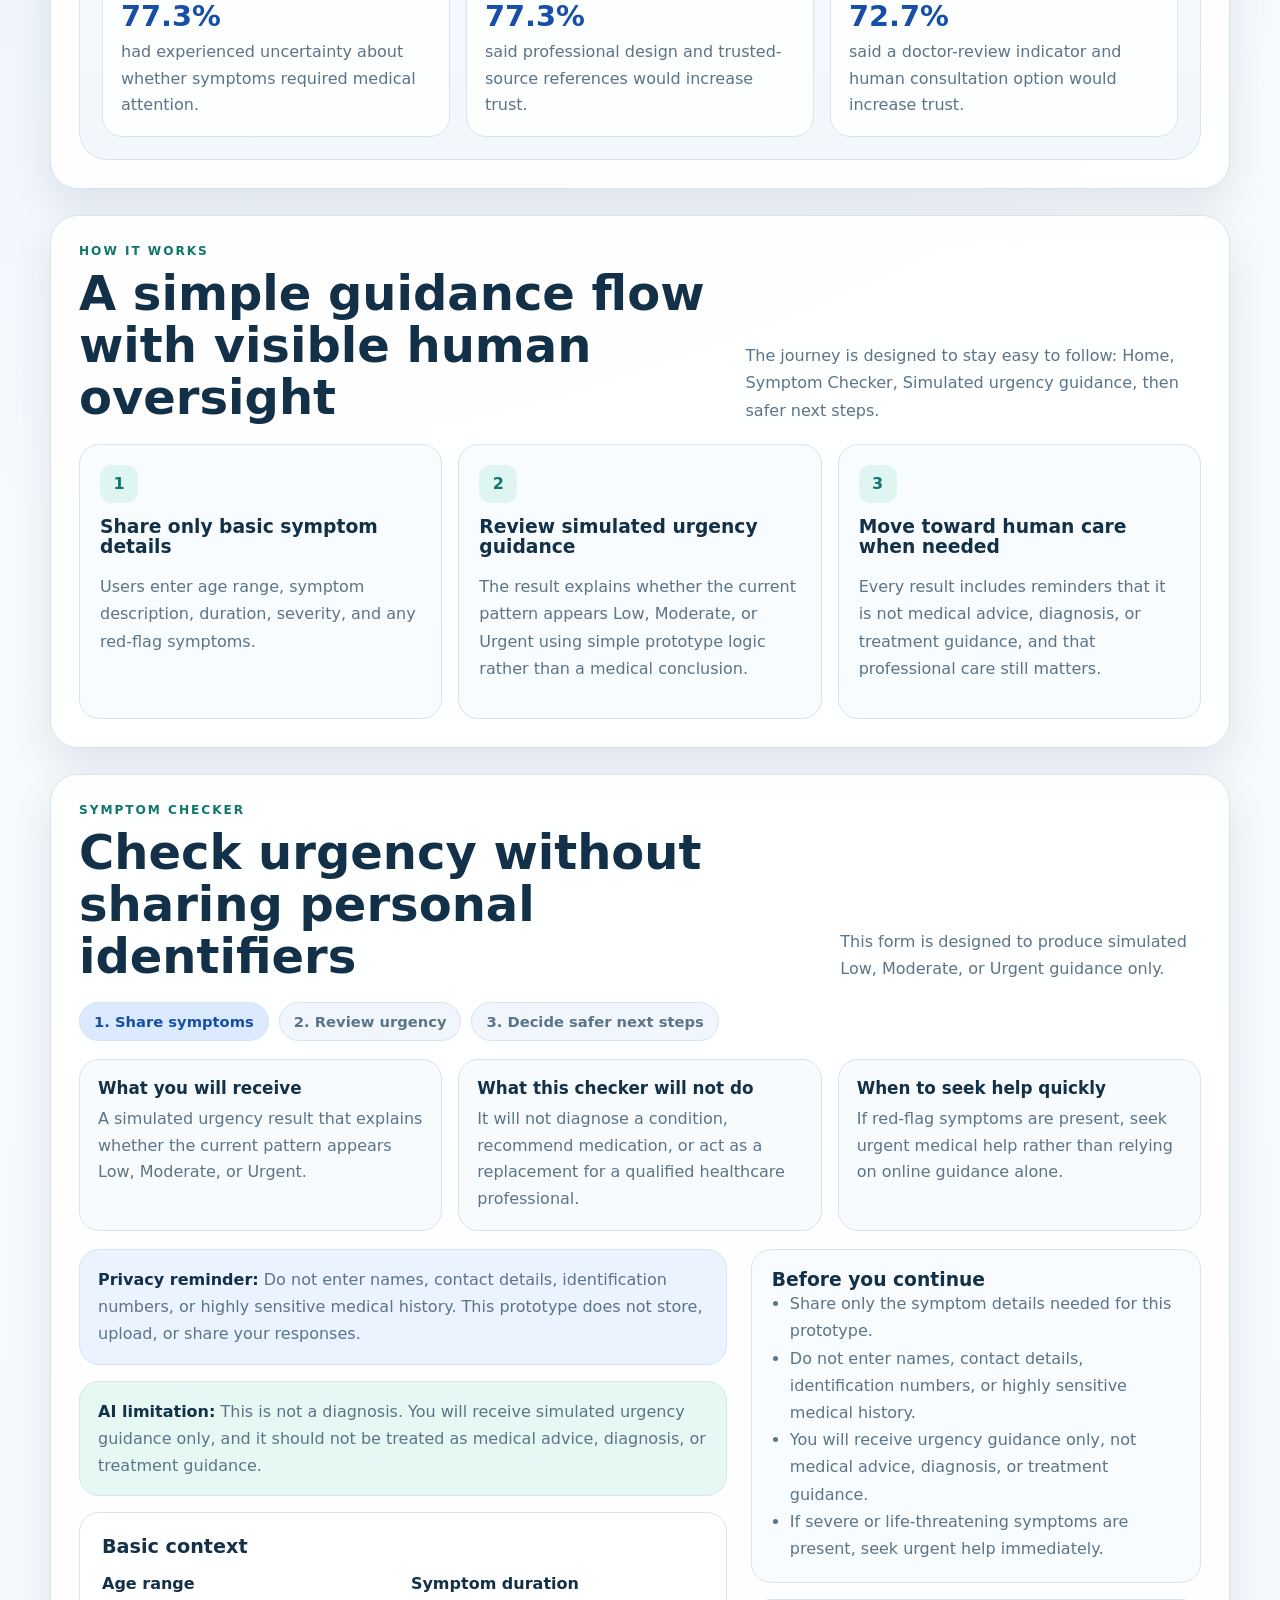
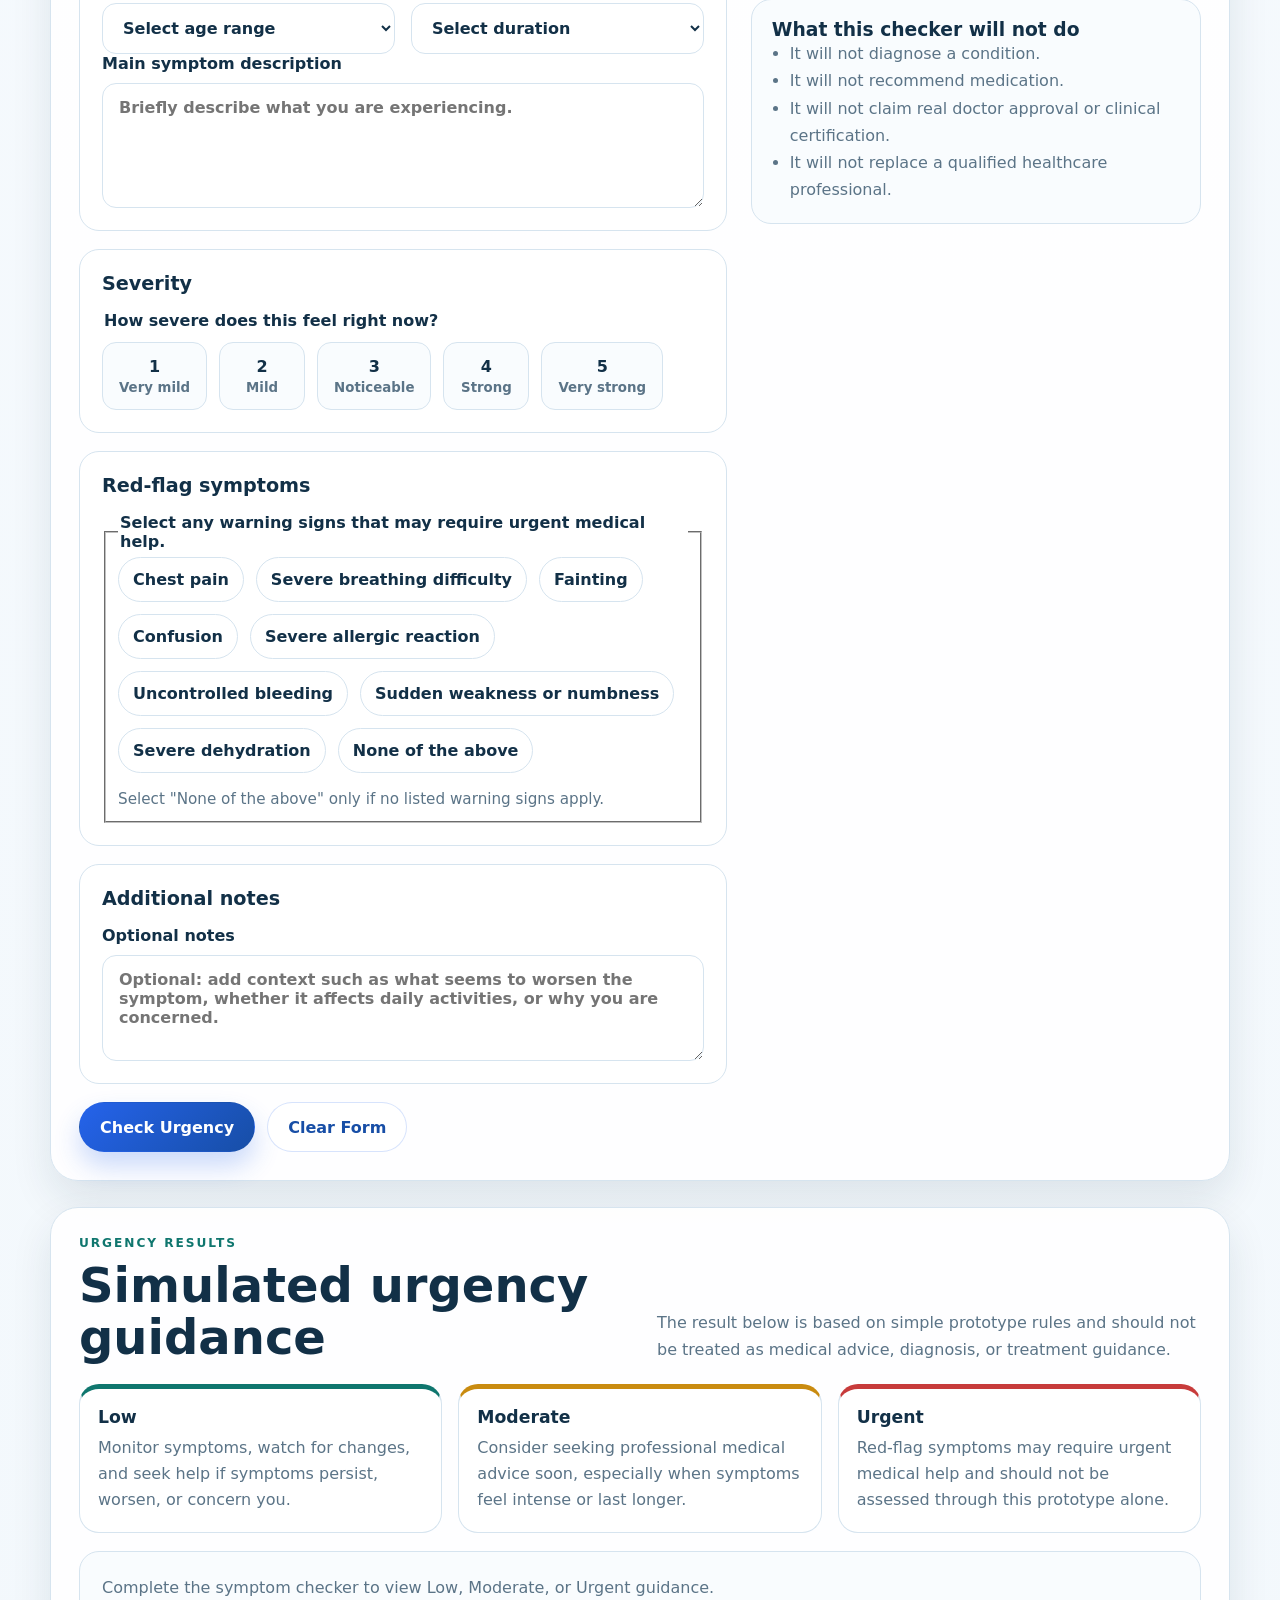
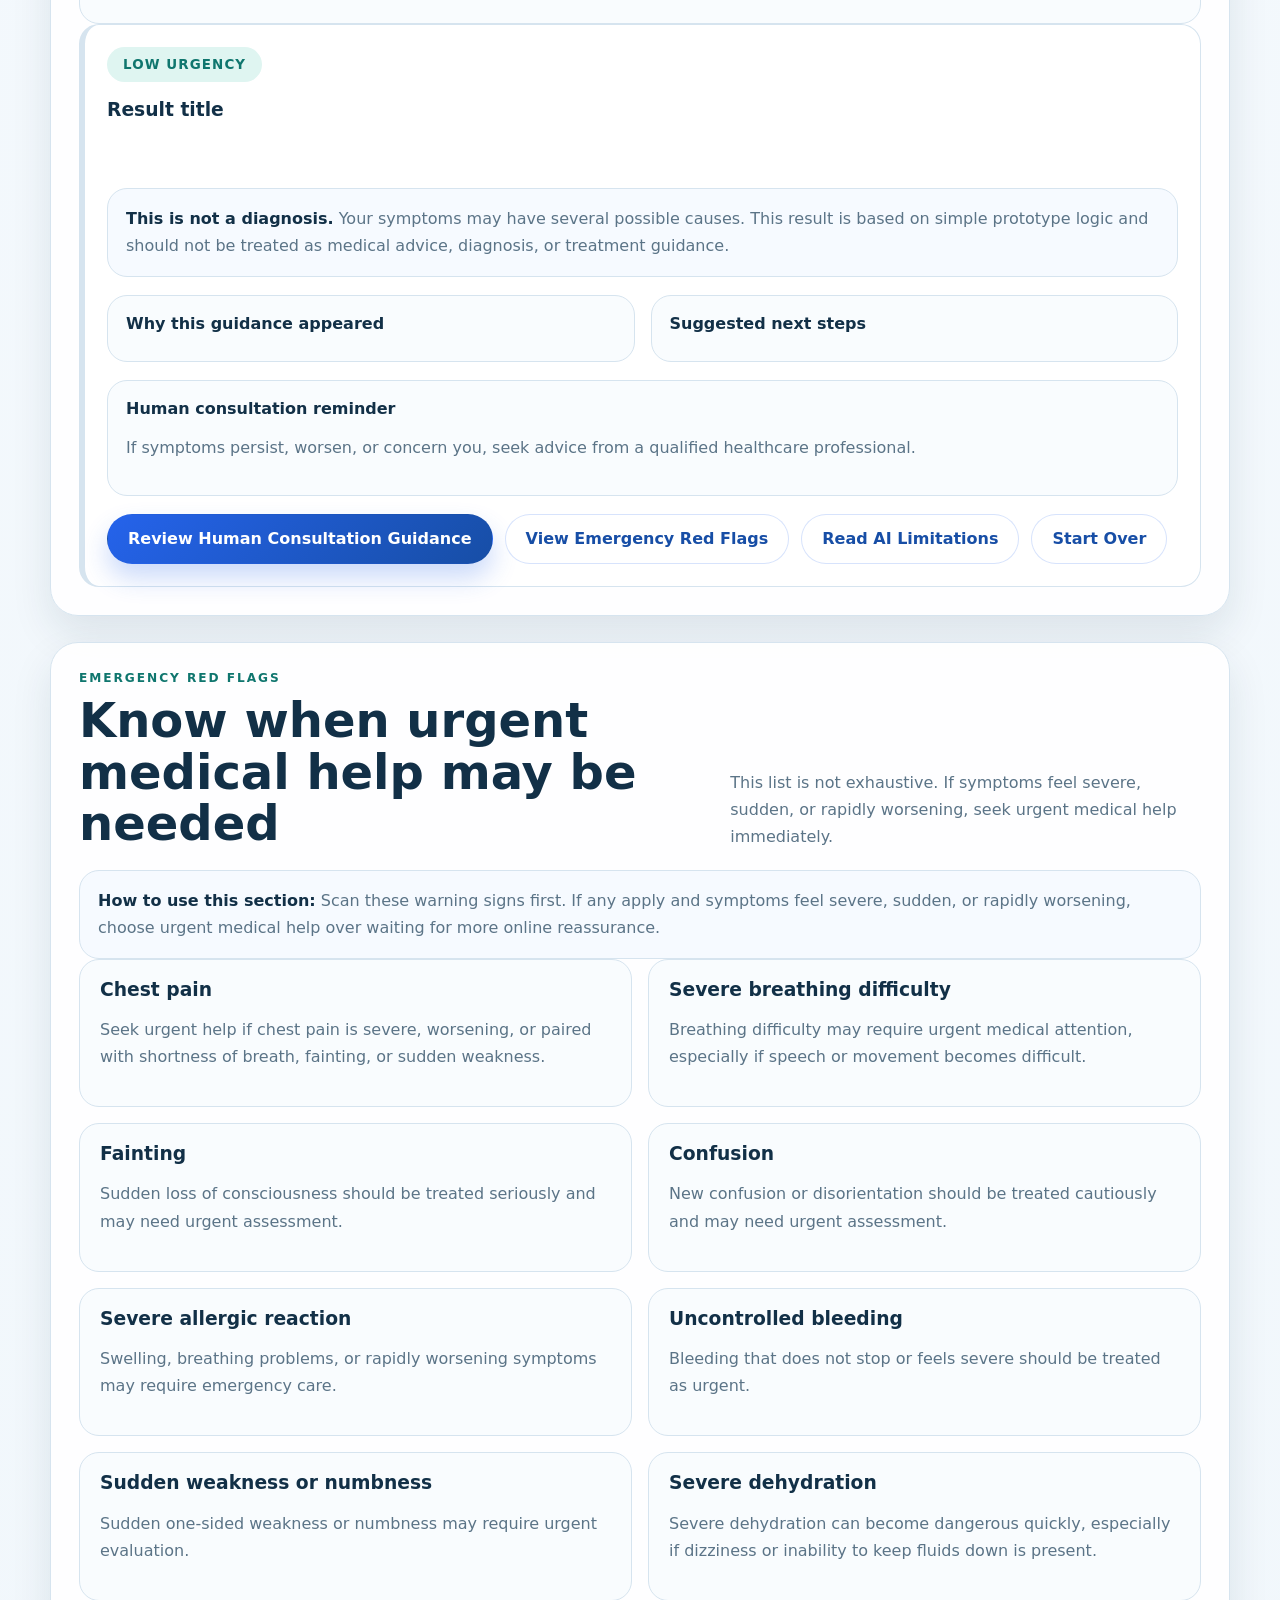
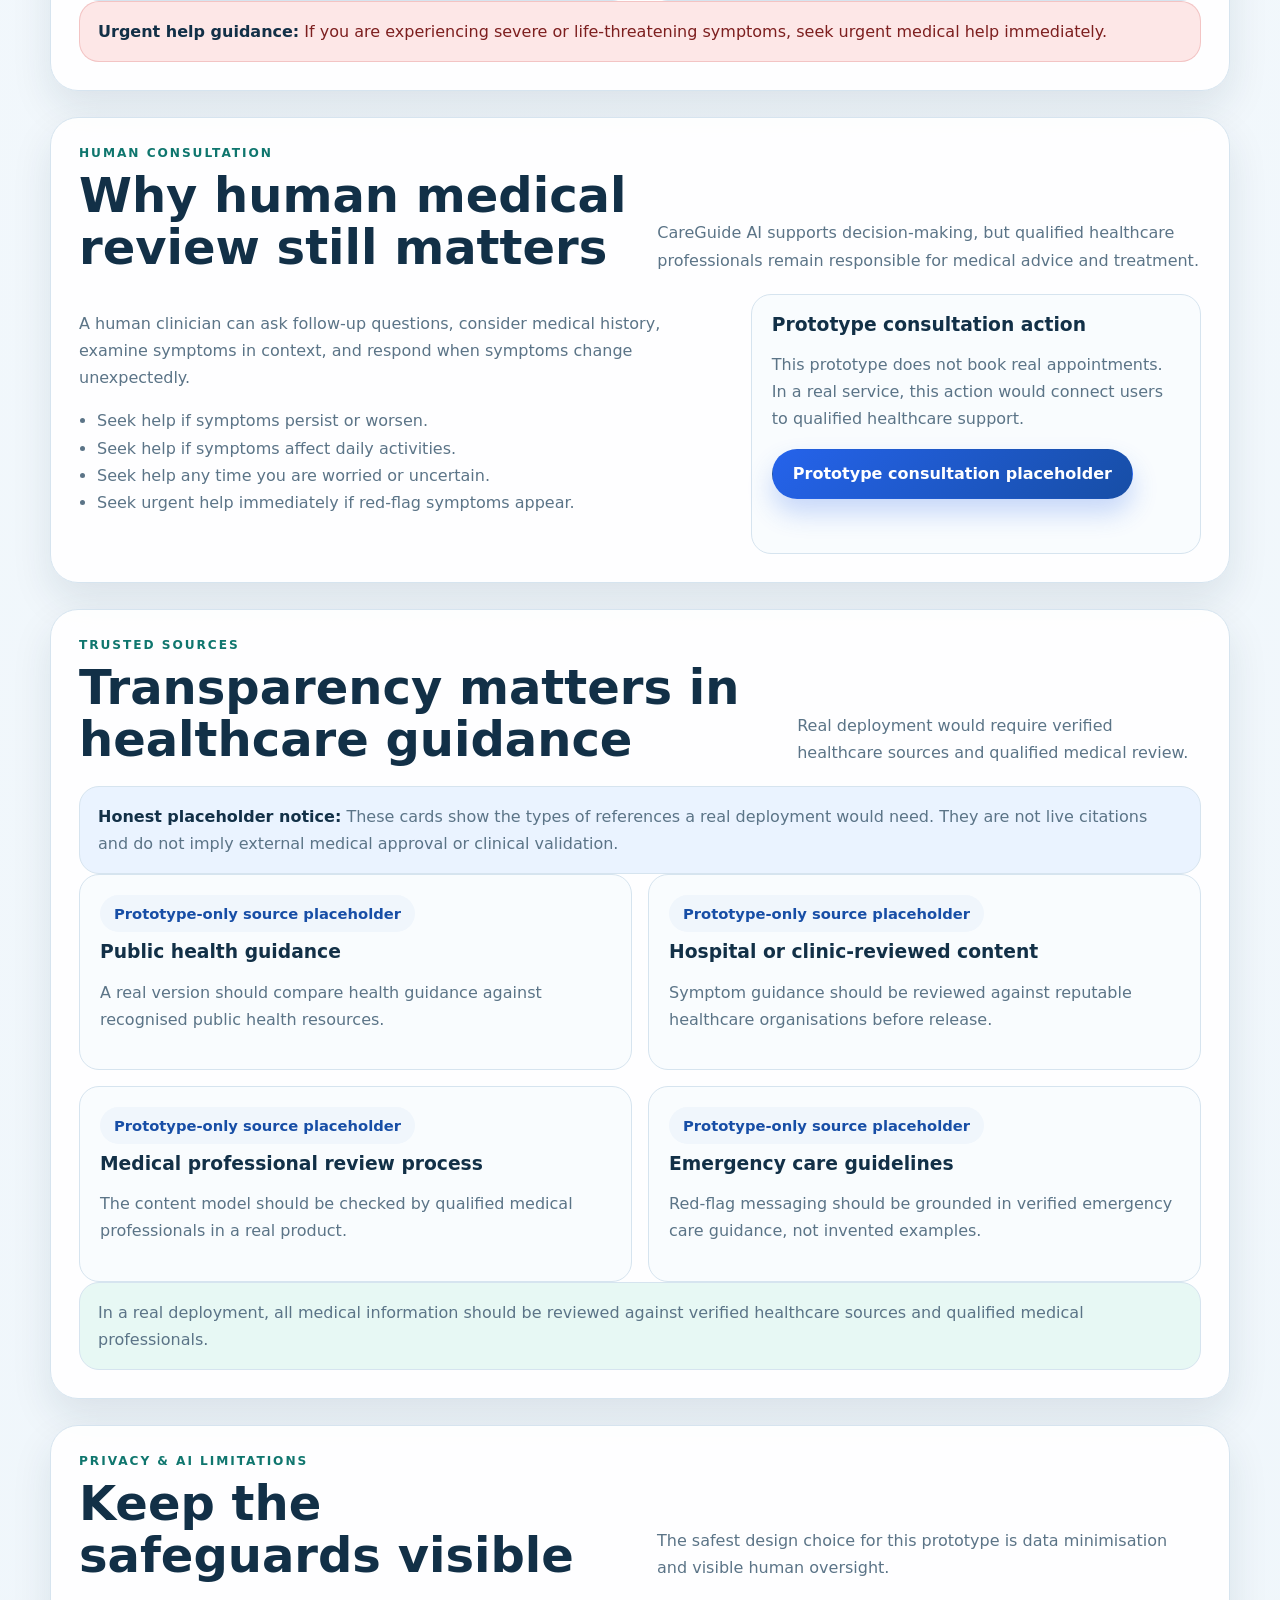
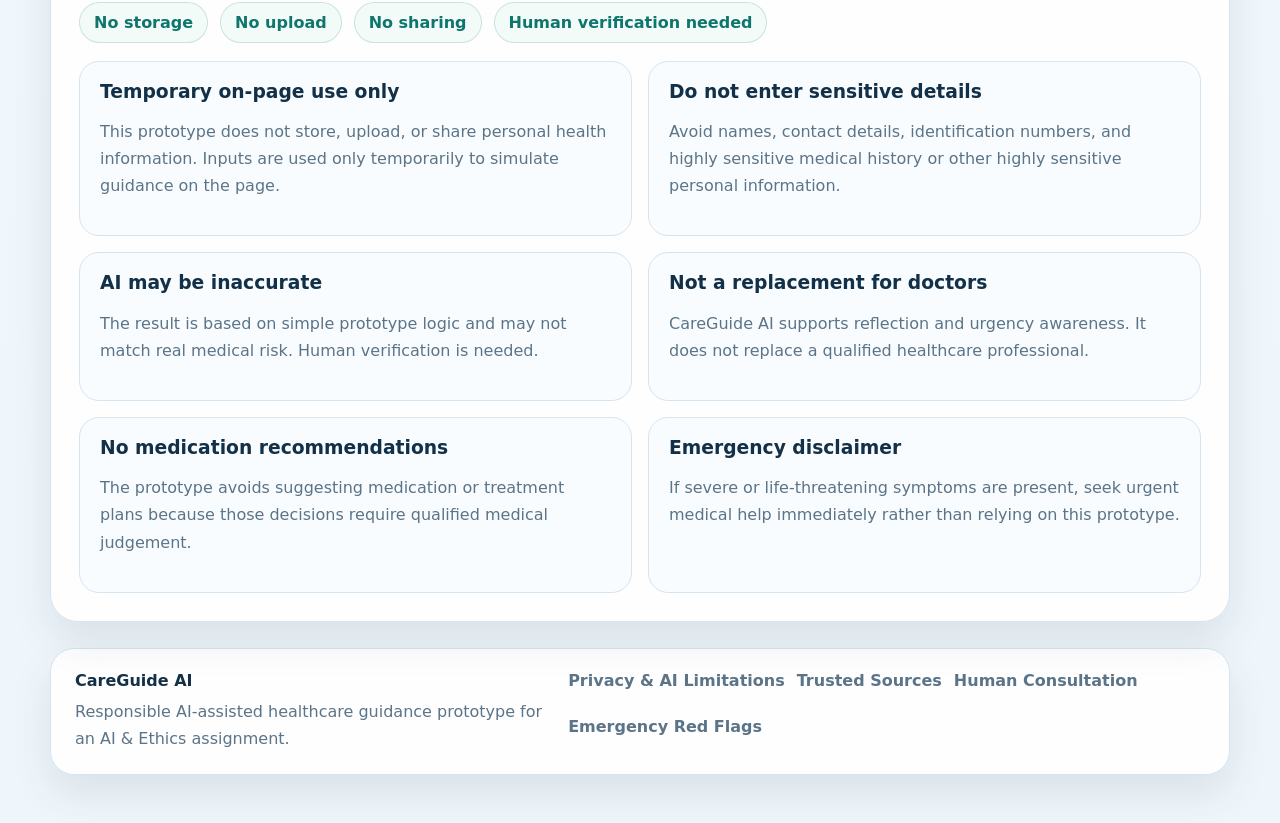
<file: human_override/index.html>
<!DOCTYPE html>
<html lang="en">
  <head>
    <meta charset="UTF-8" />
    <meta name="viewport" content="width=device-width, initial-scale=1.0" />
    <title>CareGuide AI | Clearer symptom guidance. Safer next steps.</title>
    <meta
      name="description"
      content="CareGuide AI is a responsible AI-assisted healthcare guidance prototype that offers simulated urgency guidance, red-flag reminders, privacy safeguards, and human consultation prompts."
    />
    <link rel="stylesheet" href="styles.css" />
  </head>
  <body>
    <div class="page-shell">
      <header class="site-header">
        <div class="notice-banner" role="note">
          <p>
            Prototype notice: CareGuide AI provides simulated urgency guidance
            only. It is not medical advice, diagnosis, or treatment guidance
            and does not replace a qualified healthcare professional.
          </p>
          <a href="#emergency-red-flags">View emergency red flags</a>
        </div>

        <nav class="main-nav" aria-label="Primary">
          <a class="brand" href="#home">
            <span class="brand-mark" aria-hidden="true">CG</span>
            <span>
              <strong>CareGuide AI</strong>
              <small>AI-assisted healthcare guidance prototype</small>
            </span>
          </a>

          <div class="nav-links">
            <a href="#home">Home</a>
            <a href="#symptom-checker">Symptom Checker</a>
            <a href="#emergency-red-flags">Emergency Red Flags</a>
            <a href="#human-consultation">Human Consultation</a>
            <a href="#trusted-sources">Trusted Sources</a>
            <a href="#privacy-ai-limitations">Privacy &amp; AI Limitations</a>
          </div>

          <a class="primary-button nav-cta" href="#symptom-checker">
            Start Symptom Check
          </a>
        </nav>
      </header>

      <main>
        <section id="home" class="hero section-card reveal">
          <div class="hero-grid">
            <div class="hero-copy">
              <p class="eyebrow">Scenario B reframed for responsible AI use</p>
              <h1>CareGuide AI</h1>
              <p class="tagline">Clearer symptom guidance. Safer next steps.</p>
              <p class="hero-text">
                CareGuide AI is a calmer alternative to stressful symptom
                searching. It helps students and young adults sort symptoms into
                simple urgency levels, notice red-flag warnings, and understand
                when human medical advice matters. It does not diagnose
                conditions, recommend medication, or replace a qualified
                healthcare professional.
              </p>
              <div class="badge-row" aria-label="Trust badges">
                <span class="info-badge">AI-assisted guidance</span>
                <span class="info-badge">Urgency guidance only</span>
                <span class="info-badge">Not a diagnosis</span>
                <span class="info-badge">Human consultation recommended</span>
                <span class="info-badge">Privacy-aware prototype</span>
                <span class="info-badge">Future medical review required</span>
              </div>
              <div class="cta-row">
                <a class="primary-button" href="#symptom-checker">
                  Start Symptom Check
                </a>
                <a class="secondary-button" href="#emergency-red-flags">
                  Learn About Red Flags
                </a>
              </div>
            </div>

            <aside class="hero-side">
              <div class="hero-panel">
                <p class="eyebrow">Why this prototype exists</p>
                <h2>Built to reduce confusion, not replace care.</h2>
                <p>
                  Your group research showed that young adults want help knowing
                when symptoms may need medical attention, without conflicting
                or fear-inducing search results. This prototype responds with
                urgency guidance, visible limitations, and a clear handoff to
                human care.
              </p>
              </div>
              <div class="hero-stats" aria-label="Research highlights">
                <article class="stat-card">
                  <strong>77.3%</strong>
                  <p>said knowing when to see a doctor would help most.</p>
                </article>
                <article class="stat-card">
                  <strong>63.6%</strong>
                  <p>felt frustrated by conflicting or scary symptom results.</p>
                </article>
                <article class="stat-card">
                  <strong>72.7%</strong>
                  <p>said human consultation options would increase trust.</p>
                </article>
              </div>
            </aside>
          </div>

          <div class="feature-grid" aria-label="Core features">
            <article class="feature-card">
              <h3>Urgency-based guidance</h3>
              <p>
                The checker produces Low, Moderate, or Urgent guidance using
                simple frontend-only rules instead of diagnostic claims.
              </p>
            </article>
            <article class="feature-card">
              <h3>Emergency visibility</h3>
              <p>
                Red-flag symptoms stay visible so users know when urgent medical
                help may be needed.
              </p>
            </article>
            <article class="feature-card">
              <h3>Trusted-source transparency</h3>
              <p>
                Placeholder references show how a real deployment would require
                verified healthcare review.
              </p>
            </article>
            <article class="feature-card">
              <h3>Privacy by minimisation</h3>
              <p>
                The form asks only for basic symptom context and does not store,
                upload, or share responses.
              </p>
            </article>
          </div>

          <div class="research-strip" aria-labelledby="research-title">
            <div class="section-heading compact-heading">
              <div>
                <p class="eyebrow">Research snapshot</p>
                <h2 id="research-title">What students and young adults told your team</h2>
              </div>
              <p class="section-copy">
                These findings shaped the focus on urgency guidance, calmer
                wording, trusted-source transparency, and visible human
                oversight.
              </p>
            </div>

            <div class="research-grid">
              <article class="research-card">
                <strong>54.5%</strong>
                <p>search symptoms online very often, and 54.5% start there when feeling unwell.</p>
              </article>
              <article class="research-card">
                <strong>63.6%</strong>
                <p>felt frustrated by conflicting information or scary worst-case results.</p>
              </article>
              <article class="research-card">
                <strong>50%</strong>
                <p>could not tell which sources were trustworthy.</p>
              </article>
              <article class="research-card">
                <strong>77.3%</strong>
                <p>had experienced uncertainty about whether symptoms required medical attention.</p>
              </article>
              <article class="research-card">
                <strong>77.3%</strong>
                <p>said professional design and trusted-source references would increase trust.</p>
              </article>
              <article class="research-card">
                <strong>72.7%</strong>
                <p>said a doctor-review indicator and human consultation option would increase trust.</p>
              </article>
            </div>
          </div>
        </section>

        <section class="workflow section-card reveal" aria-labelledby="workflow-title">
          <div class="section-heading">
            <div>
              <p class="eyebrow">How it works</p>
              <h2 id="workflow-title">A simple guidance flow with visible human oversight</h2>
            </div>
            <p class="section-copy">
              The journey is designed to stay easy to follow: Home, Symptom
              Checker, Simulated urgency guidance, then safer next steps.
            </p>
          </div>

          <div class="workflow-grid">
            <article class="workflow-card">
              <span>1</span>
              <h3>Share only basic symptom details</h3>
              <p>
                Users enter age range, symptom description, duration, severity,
                and any red-flag symptoms.
              </p>
            </article>
            <article class="workflow-card">
              <span>2</span>
              <h3>Review simulated urgency guidance</h3>
              <p>
                The result explains whether the current pattern appears Low,
                Moderate, or Urgent using simple prototype logic rather than a
                medical conclusion.
              </p>
            </article>
            <article class="workflow-card">
              <span>3</span>
              <h3>Move toward human care when needed</h3>
              <p>
                Every result includes reminders that it is not medical advice,
                diagnosis, or treatment guidance, and that professional care
                still matters.
              </p>
            </article>
          </div>
        </section>

        <section
          id="symptom-checker"
          class="checker section-card reveal"
          aria-labelledby="checker-title"
        >
          <div class="section-heading">
            <div>
              <p class="eyebrow">Symptom checker</p>
              <h2 id="checker-title">Check urgency without sharing personal identifiers</h2>
            </div>
            <p class="section-copy">
              This form is designed to produce simulated Low, Moderate, or
              Urgent guidance only.
            </p>
          </div>

          <div class="progress-row" aria-label="Guidance steps">
            <span class="progress-pill active">1. Share symptoms</span>
            <span class="progress-pill">2. Review urgency</span>
            <span class="progress-pill">3. Decide safer next steps</span>
          </div>

          <div class="checker-overview" aria-label="Checker overview">
            <article class="mini-card">
              <h3>What you will receive</h3>
              <p>
                A simulated urgency result that explains whether the current
                pattern appears Low, Moderate, or Urgent.
              </p>
            </article>
            <article class="mini-card">
              <h3>What this checker will not do</h3>
              <p>
                It will not diagnose a condition, recommend medication, or act
                as a replacement for a qualified healthcare professional.
              </p>
            </article>
            <article class="mini-card">
              <h3>When to seek help quickly</h3>
              <p>
                If red-flag symptoms are present, seek urgent medical help
                rather than relying on online guidance alone.
              </p>
            </article>
          </div>

          <div class="checker-layout">
            <div class="checker-main">
              <div class="callout callout-blue">
                <strong>Privacy reminder:</strong>
                Do not enter names, contact details, identification numbers, or
                highly sensitive medical history. This prototype does not store,
                upload, or share your responses.
              </div>

              <div class="callout callout-teal">
                <strong>AI limitation:</strong>
                This is not a diagnosis. You will receive simulated urgency
                guidance only, and it should not be treated as medical advice,
                diagnosis, or treatment guidance.
              </div>

              <form id="guidance-form" novalidate>
                <div
                  id="validation-summary"
                  class="validation-summary"
                  aria-live="polite"
                  hidden
                ></div>

                <div class="form-section">
                  <h3>Basic context</h3>
                  <div class="field-grid two-column">
                    <label for="age-range">
                      Age range
                      <select id="age-range" name="ageRange">
                        <option value="">Select age range</option>
                        <option value="Under 13">Under 13</option>
                        <option value="13-21">13-21</option>
                        <option value="21-35">21-35</option>
                        <option value="35-50">35-50</option>
                        <option value="50 and above">50 and above</option>
                      </select>
                    </label>

                    <label for="duration">
                      Symptom duration
                      <select id="duration" name="duration">
                        <option value="">Select duration</option>
                        <option value="Less than 24 hours">
                          Less than 24 hours
                        </option>
                        <option value="1-3 days">1-3 days</option>
                        <option value="4-7 days">4-7 days</option>
                        <option value="More than 1 week">
                          More than 1 week
                        </option>
                      </select>
                    </label>
                  </div>

                  <label for="main-symptom">
                    Main symptom description
                    <textarea
                      id="main-symptom"
                      name="mainSymptom"
                      rows="5"
                      placeholder="Briefly describe what you are experiencing."
                    ></textarea>
                  </label>
                </div>

                <div class="form-section">
                  <h3>Severity</h3>
                  <fieldset id="severity-group" class="severity-group">
                    <legend>How severe does this feel right now?</legend>
                    <div class="severity-options">
                      <label class="severity-option">
                        <input type="radio" name="severityLevel" value="1" />
                        <span><strong>1</strong><small>Very mild</small></span>
                      </label>
                      <label class="severity-option">
                        <input type="radio" name="severityLevel" value="2" />
                        <span><strong>2</strong><small>Mild</small></span>
                      </label>
                      <label class="severity-option">
                        <input type="radio" name="severityLevel" value="3" />
                        <span><strong>3</strong><small>Noticeable</small></span>
                      </label>
                      <label class="severity-option">
                        <input type="radio" name="severityLevel" value="4" />
                        <span><strong>4</strong><small>Strong</small></span>
                      </label>
                      <label class="severity-option">
                        <input type="radio" name="severityLevel" value="5" />
                        <span><strong>5</strong><small>Very strong</small></span>
                      </label>
                    </div>
                  </fieldset>
                </div>

                <div class="form-section">
                  <h3>Red-flag symptoms</h3>
                  <fieldset
                    id="red-flag-group"
                    class="chip-fieldset"
                    aria-describedby="red-flag-hint"
                  >
                    <legend>
                      Select any warning signs that may require urgent medical
                      help.
                    </legend>
                    <div class="chip-grid">
                      <label class="chip">
                        <input type="checkbox" name="redFlags" value="Chest pain" />
                        <span>Chest pain</span>
                      </label>
                      <label class="chip">
                        <input
                          type="checkbox"
                          name="redFlags"
                          value="Severe breathing difficulty"
                        />
                        <span>Severe breathing difficulty</span>
                      </label>
                      <label class="chip">
                        <input type="checkbox" name="redFlags" value="Fainting" />
                        <span>Fainting</span>
                      </label>
                      <label class="chip">
                        <input type="checkbox" name="redFlags" value="Confusion" />
                        <span>Confusion</span>
                      </label>
                      <label class="chip">
                        <input
                          type="checkbox"
                          name="redFlags"
                          value="Severe allergic reaction"
                        />
                        <span>Severe allergic reaction</span>
                      </label>
                      <label class="chip">
                        <input
                          type="checkbox"
                          name="redFlags"
                          value="Uncontrolled bleeding"
                        />
                        <span>Uncontrolled bleeding</span>
                      </label>
                      <label class="chip">
                        <input
                          type="checkbox"
                          name="redFlags"
                          value="Sudden weakness or numbness"
                        />
                        <span>Sudden weakness or numbness</span>
                      </label>
                      <label class="chip">
                        <input
                          type="checkbox"
                          name="redFlags"
                          value="Severe dehydration"
                        />
                        <span>Severe dehydration</span>
                      </label>
                      <label class="chip chip-neutral">
                        <input
                          type="checkbox"
                          name="redFlags"
                          value="None of the above"
                        />
                        <span>None of the above</span>
                      </label>
                    </div>
                    <p id="red-flag-hint" class="field-hint">
                      Select "None of the above" only if no listed warning
                      signs apply.
                    </p>
                  </fieldset>
                </div>

                <div class="form-section">
                  <h3>Additional notes</h3>
                  <label for="additional-notes">
                    Optional notes
                    <textarea
                      id="additional-notes"
                      name="additionalNotes"
                      rows="4"
                      placeholder="Optional: add context such as what seems to worsen the symptom, whether it affects daily activities, or why you are concerned."
                    ></textarea>
                  </label>
                </div>

                <div class="form-actions">
                  <button type="submit" class="primary-button">
                    Check Urgency
                  </button>
                  <button type="reset" class="secondary-button">
                    Clear Form
                  </button>
                </div>
              </form>
            </div>

            <aside class="checker-side">
              <div class="side-card">
                <h3>Before you continue</h3>
                <ul>
                  <li>Share only the symptom details needed for this prototype.</li>
                  <li>Do not enter names, contact details, identification numbers, or highly sensitive medical history.</li>
                  <li>You will receive urgency guidance only, not medical advice, diagnosis, or treatment guidance.</li>
                  <li>If severe or life-threatening symptoms are present, seek urgent help immediately.</li>
                </ul>
              </div>
              <div class="side-card">
                <h3>What this checker will not do</h3>
                <ul>
                  <li>It will not diagnose a condition.</li>
                  <li>It will not recommend medication.</li>
                  <li>It will not claim real doctor approval or clinical certification.</li>
                  <li>It will not replace a qualified healthcare professional.</li>
                </ul>
              </div>
            </aside>
          </div>
        </section>

        <section
          id="urgency-results"
          class="results section-card reveal"
          aria-labelledby="results-title"
        >
          <div class="section-heading">
            <div>
              <p class="eyebrow">Urgency results</p>
              <h2 id="results-title">Simulated urgency guidance</h2>
            </div>
            <p class="section-copy">
              The result below is based on simple prototype rules and should not
              be treated as medical advice, diagnosis, or treatment guidance.
            </p>
          </div>

          <div class="urgency-guide" aria-label="Urgency levels explained">
            <article class="urgency-guide-card urgency-guide-low">
              <h3>Low</h3>
              <p>
                Monitor symptoms, watch for changes, and seek help if symptoms
                persist, worsen, or concern you.
              </p>
            </article>
            <article class="urgency-guide-card urgency-guide-moderate">
              <h3>Moderate</h3>
              <p>
                Consider seeking professional medical advice soon, especially
                when symptoms feel intense or last longer.
              </p>
            </article>
            <article class="urgency-guide-card urgency-guide-urgent">
              <h3>Urgent</h3>
              <p>
                Red-flag symptoms may require urgent medical help and should not
                be assessed through this prototype alone.
              </p>
            </article>
          </div>

          <div id="result-empty" class="empty-state">
            Complete the symptom checker to view Low, Moderate, or Urgent
            guidance.
          </div>

          <div id="result-card" class="result-card" hidden tabindex="-1">
            <div id="result-pill" class="urgency-pill urgency-pill-low">
              Low urgency
            </div>
            <h3 id="result-title">Result title</h3>
            <p id="result-explanation" class="result-explanation"></p>

            <div class="callout callout-plain">
              <strong>This is not a diagnosis.</strong>
              Your symptoms may have several possible causes. This result is
              based on simple prototype logic and should not be treated as
              medical advice, diagnosis, or treatment guidance.
            </div>

            <div id="emergency-warning" class="warning-panel" hidden>
              <strong>Red-flag symptoms selected:</strong>
              <p id="emergency-warning-text"></p>
            </div>

            <div class="result-grid">
              <div class="result-column">
                <h4>Why this guidance appeared</h4>
                <ul id="result-reasons" class="detail-list"></ul>
              </div>
              <div class="result-column">
                <h4>Suggested next steps</h4>
                <ul id="result-next-steps" class="detail-list"></ul>
              </div>
            </div>

            <div class="human-reminder">
              <h4>Human consultation reminder</h4>
              <p id="result-human-reminder">
                If symptoms persist, worsen, or concern you, seek advice from a
                qualified healthcare professional.
              </p>
            </div>

            <div class="result-actions">
              <a class="primary-button" href="#human-consultation">
                Review Human Consultation Guidance
              </a>
              <a class="secondary-button" href="#emergency-red-flags">
                View Emergency Red Flags
              </a>
              <a class="secondary-button" href="#privacy-ai-limitations">
                Read AI Limitations
              </a>
              <button id="start-over" class="secondary-button" type="button">
                Start Over
              </button>
            </div>
          </div>
        </section>

        <section
          id="emergency-red-flags"
          class="section-card reveal"
          aria-labelledby="red-flags-title"
        >
          <div class="section-heading">
            <div>
              <p class="eyebrow">Emergency red flags</p>
              <h2 id="red-flags-title">Know when urgent medical help may be needed</h2>
            </div>
            <p class="section-copy">
              This list is not exhaustive. If symptoms feel severe, sudden, or
              rapidly worsening, seek urgent medical help immediately.
            </p>
          </div>

          <div class="callout callout-plain">
            <strong>How to use this section:</strong>
            Scan these warning signs first. If any apply and symptoms feel
            severe, sudden, or rapidly worsening, choose urgent medical help
            over waiting for more online reassurance.
          </div>

          <div class="red-flag-grid">
            <article class="red-flag-card">
              <h3>Chest pain</h3>
              <p>
                Seek urgent help if chest pain is severe, worsening, or paired
                with shortness of breath, fainting, or sudden weakness.
              </p>
            </article>
            <article class="red-flag-card">
              <h3>Severe breathing difficulty</h3>
              <p>
                Breathing difficulty may require urgent medical attention,
                especially if speech or movement becomes difficult.
              </p>
            </article>
            <article class="red-flag-card">
              <h3>Fainting</h3>
              <p>
                Sudden loss of consciousness should be treated seriously and may
                need urgent assessment.
              </p>
            </article>
            <article class="red-flag-card">
              <h3>Confusion</h3>
              <p>
                New confusion or disorientation should be treated cautiously and
                may need urgent assessment.
              </p>
            </article>
            <article class="red-flag-card">
              <h3>Severe allergic reaction</h3>
              <p>
                Swelling, breathing problems, or rapidly worsening symptoms may
                require emergency care.
              </p>
            </article>
            <article class="red-flag-card">
              <h3>Uncontrolled bleeding</h3>
              <p>
                Bleeding that does not stop or feels severe should be treated as
                urgent.
              </p>
            </article>
            <article class="red-flag-card">
              <h3>Sudden weakness or numbness</h3>
              <p>
                Sudden one-sided weakness or numbness may require urgent
                evaluation.
              </p>
            </article>
            <article class="red-flag-card">
              <h3>Severe dehydration</h3>
              <p>
                Severe dehydration can become dangerous quickly, especially if
                dizziness or inability to keep fluids down is present.
              </p>
            </article>
          </div>

          <div class="callout callout-red">
            <strong>Urgent help guidance:</strong>
            If you are experiencing severe or life-threatening symptoms, seek
            urgent medical help immediately.
          </div>
        </section>

        <section
          id="human-consultation"
          class="section-card reveal"
          aria-labelledby="consultation-title"
        >
          <div class="section-heading">
            <div>
              <p class="eyebrow">Human consultation</p>
              <h2 id="consultation-title">Why human medical review still matters</h2>
            </div>
            <p class="section-copy">
              CareGuide AI supports decision-making, but qualified healthcare
              professionals remain responsible for medical advice and treatment.
            </p>
          </div>

          <div class="consultation-layout">
            <div class="consultation-copy">
              <p>
                A human clinician can ask follow-up questions, consider medical
                history, examine symptoms in context, and respond when symptoms
                change unexpectedly.
              </p>
              <ul class="detail-list">
                <li>Seek help if symptoms persist or worsen.</li>
                <li>Seek help if symptoms affect daily activities.</li>
                <li>Seek help any time you are worried or uncertain.</li>
                <li>Seek urgent help immediately if red-flag symptoms appear.</li>
              </ul>
            </div>

            <div class="consultation-card">
              <h3>Prototype consultation action</h3>
              <p>
                This prototype does not book real appointments. In a real
                service, this action would connect users to qualified
                healthcare support.
              </p>
              <button id="mock-consult-button" class="primary-button" type="button">
                Prototype consultation placeholder
              </button>
              <p id="mock-consult-feedback" class="helper-message" aria-live="polite"></p>
            </div>
          </div>
        </section>

        <section
          id="trusted-sources"
          class="section-card reveal"
          aria-labelledby="sources-title"
        >
          <div class="section-heading">
            <div>
              <p class="eyebrow">Trusted sources</p>
              <h2 id="sources-title">Transparency matters in healthcare guidance</h2>
            </div>
            <p class="section-copy">
              Real deployment would require verified healthcare sources and
              qualified medical review.
            </p>
          </div>

          <div class="callout callout-blue">
            <strong>Honest placeholder notice:</strong>
            These cards show the types of references a real deployment would
            need. They are not live citations and do not imply external medical
            approval or clinical validation.
          </div>

          <div class="source-grid">
            <article class="source-card">
              <span class="source-badge">Prototype-only source placeholder</span>
              <h3>Public health guidance</h3>
              <p>
                A real version should compare health guidance against recognised
                public health resources.
              </p>
            </article>
            <article class="source-card">
              <span class="source-badge">Prototype-only source placeholder</span>
              <h3>Hospital or clinic-reviewed content</h3>
              <p>
                Symptom guidance should be reviewed against reputable healthcare
                organisations before release.
              </p>
            </article>
            <article class="source-card">
              <span class="source-badge">Prototype-only source placeholder</span>
              <h3>Medical professional review process</h3>
              <p>
                The content model should be checked by qualified medical
                professionals in a real product.
              </p>
            </article>
            <article class="source-card">
              <span class="source-badge">Prototype-only source placeholder</span>
              <h3>Emergency care guidelines</h3>
              <p>
                Red-flag messaging should be grounded in verified emergency care
                guidance, not invented examples.
              </p>
            </article>
          </div>

          <div class="callout callout-teal">
            In a real deployment, all medical information should be reviewed
            against verified healthcare sources and qualified medical
            professionals.
          </div>
        </section>

        <section
          id="privacy-ai-limitations"
          class="section-card reveal"
          aria-labelledby="privacy-title"
        >
          <div class="section-heading">
            <div>
              <p class="eyebrow">Privacy &amp; AI limitations</p>
              <h2 id="privacy-title">Keep the safeguards visible</h2>
            </div>
            <p class="section-copy">
              The safest design choice for this prototype is data minimisation
              and visible human oversight.
            </p>
          </div>

          <div class="signal-row" aria-label="Privacy and limitation signals">
            <span class="signal-badge">No storage</span>
            <span class="signal-badge">No upload</span>
            <span class="signal-badge">No sharing</span>
            <span class="signal-badge">Human verification needed</span>
          </div>

          <div class="limitations-grid">
            <article class="limit-card">
              <h3>Temporary on-page use only</h3>
              <p>
                This prototype does not store, upload, or share personal health
                information. Inputs are used only temporarily to simulate
                guidance on the page.
              </p>
            </article>
            <article class="limit-card">
              <h3>Do not enter sensitive details</h3>
              <p>
                Avoid names, contact details, identification numbers, and
                highly sensitive medical history or other highly sensitive
                personal information.
              </p>
            </article>
            <article class="limit-card">
              <h3>AI may be inaccurate</h3>
              <p>
                The result is based on simple prototype logic and may not match
                real medical risk. Human verification is needed.
              </p>
            </article>
            <article class="limit-card">
              <h3>Not a replacement for doctors</h3>
              <p>
                CareGuide AI supports reflection and urgency awareness. It does
                not replace a qualified healthcare professional.
              </p>
            </article>
            <article class="limit-card">
              <h3>No medication recommendations</h3>
              <p>
                The prototype avoids suggesting medication or treatment plans
                because those decisions require qualified medical judgement.
              </p>
            </article>
            <article class="limit-card">
              <h3>Emergency disclaimer</h3>
              <p>
                If severe or life-threatening symptoms are present, seek urgent
                medical help immediately rather than relying on this prototype.
              </p>
            </article>
          </div>
        </section>
      </main>

      <footer class="site-footer">
        <div>
          <strong>CareGuide AI</strong>
          <p>
            Responsible AI-assisted healthcare guidance prototype for an AI &
            Ethics assignment.
          </p>
        </div>
        <div class="footer-links">
          <a href="#privacy-ai-limitations">Privacy &amp; AI Limitations</a>
          <a href="#trusted-sources">Trusted Sources</a>
          <a href="#human-consultation">Human Consultation</a>
          <a href="#emergency-red-flags">Emergency Red Flags</a>
        </div>
      </footer>
    </div>

    <script src="script.js"></script>
  </body>
</html>
</file>
<file: styles.css>
:root {
  --bg: #f4f8fb;
  --bg-alt: #edf5fb;
  --surface: #ffffff;
  --surface-soft: #f9fcfe;
  --line: #d6e4ef;
  --text: #123047;
  --muted: #5b7487;
  --blue: #2563eb;
  --blue-deep: #174ea6;
  --teal: #0f766e;
  --teal-soft: #dff5f1;
  --amber: #c98b10;
  --amber-soft: #fff5d8;
  --red: #c73b3b;
  --red-soft: #fde7e7;
  --shadow: 0 18px 40px rgba(18, 48, 71, 0.1);
  --radius-xl: 28px;
  --radius-lg: 20px;
  --radius-md: 14px;
  --radius-sm: 10px;
}

* {
  box-sizing: border-box;
}

html {
  scroll-behavior: smooth;
}

body {
  margin: 0;
  font-family: Inter, system-ui, -apple-system, BlinkMacSystemFont, "Segoe UI",
    sans-serif;
  color: var(--text);
  background:
    radial-gradient(circle at top left, rgba(37, 99, 235, 0.12), transparent 24%),
    linear-gradient(180deg, #f8fbfe 0%, #eff6fb 100%);
}

a {
  color: inherit;
}

button,
input,
select,
textarea {
  font: inherit;
}

.page-shell {
  width: min(1180px, calc(100% - 32px));
  margin: 20px auto 48px;
}

.site-header {
  position: sticky;
  top: 0;
  z-index: 20;
  padding-top: 4px;
  backdrop-filter: blur(14px);
}

.notice-banner,
.main-nav,
.section-card,
.site-footer {
  border: 1px solid var(--line);
  background: rgba(255, 255, 255, 0.92);
  box-shadow: var(--shadow);
}

.notice-banner {
  display: flex;
  justify-content: space-between;
  align-items: center;
  gap: 16px;
  padding: 12px 18px;
  border-radius: 999px;
}

.notice-banner p,
.notice-banner a {
  margin: 0;
  font-size: 0.94rem;
}

.notice-banner a {
  color: var(--blue-deep);
  font-weight: 700;
  text-decoration: none;
}

.main-nav {
  display: flex;
  align-items: center;
  justify-content: space-between;
  gap: 18px;
  margin-top: 12px;
  padding: 14px 18px;
  border-radius: 22px;
}

.brand {
  display: flex;
  align-items: center;
  gap: 14px;
  text-decoration: none;
  min-width: 0;
}

.brand-mark {
  display: inline-grid;
  place-items: center;
  width: 50px;
  height: 50px;
  border-radius: 16px;
  background: linear-gradient(135deg, var(--blue), var(--teal));
  color: #fff;
  font-weight: 800;
  letter-spacing: 0.08em;
}

.brand strong,
.brand small {
  display: block;
}

.brand strong {
  font-size: 1rem;
}

.brand small {
  color: var(--muted);
}

.nav-links {
  display: flex;
  flex-wrap: wrap;
  justify-content: center;
  gap: 14px 18px;
}

.nav-links a,
.footer-links a {
  text-decoration: none;
  color: var(--muted);
  font-weight: 600;
}

.nav-links a:hover,
.footer-links a:hover,
.notice-banner a:hover {
  color: var(--blue);
}

.nav-cta {
  flex-shrink: 0;
}

.section-card {
  margin-top: 26px;
  padding: 28px;
  border-radius: var(--radius-xl);
}

.hero-grid,
.checker-layout,
.consultation-layout {
  display: grid;
  grid-template-columns: minmax(0, 1.18fr) minmax(300px, 0.82fr);
  gap: 24px;
  align-items: start;
}

.eyebrow {
  margin: 0 0 10px;
  text-transform: uppercase;
  letter-spacing: 0.16em;
  font-size: 0.76rem;
  font-weight: 800;
  color: var(--teal);
}

.hero h1,
.section-heading h2,
.hero-panel h2,
.feature-card h3,
.workflow-card h3,
.result-card h3,
.side-card h3,
.source-card h3,
.limit-card h3,
.consultation-card h3,
.red-flag-card h3 {
  margin: 0;
  line-height: 1.08;
}

.hero h1 {
  font-size: clamp(2.8rem, 6vw, 4.8rem);
  letter-spacing: -0.04em;
}

.tagline {
  margin: 12px 0 16px;
  font-size: clamp(1.2rem, 2.2vw, 1.6rem);
  font-weight: 700;
  color: var(--blue-deep);
}

.hero-text,
.section-copy,
.hero-panel p,
.feature-card p,
.workflow-card p,
.stat-card p,
.source-card p,
.limit-card p,
.red-flag-card p,
.consultation-card p,
.consultation-copy p,
.result-explanation,
.human-reminder p,
.site-footer p,
.callout,
.empty-state {
  color: var(--muted);
  line-height: 1.7;
}

.badge-row,
.cta-row,
.form-actions,
.result-actions,
.footer-links {
  display: flex;
  flex-wrap: wrap;
  gap: 12px;
}

.info-badge,
.progress-pill,
.source-badge {
  display: inline-flex;
  align-items: center;
  padding: 10px 14px;
  border-radius: 999px;
  font-size: 0.92rem;
  font-weight: 700;
}

.info-badge {
  background: var(--bg-alt);
  color: var(--blue-deep);
  border: 1px solid rgba(37, 99, 235, 0.14);
}

.primary-button,
.secondary-button {
  display: inline-flex;
  align-items: center;
  justify-content: center;
  min-height: 50px;
  padding: 0 20px;
  border-radius: 999px;
  font-weight: 700;
  border: 1px solid transparent;
  text-decoration: none;
  cursor: pointer;
  transition:
    transform 160ms ease,
    box-shadow 160ms ease,
    border-color 160ms ease,
    background 160ms ease;
}

.primary-button {
  background: linear-gradient(135deg, var(--blue), var(--blue-deep));
  color: #fff;
  box-shadow: 0 14px 26px rgba(37, 99, 235, 0.24);
}

.secondary-button {
  background: #fff;
  color: var(--blue-deep);
  border-color: rgba(37, 99, 235, 0.18);
}

.primary-button:hover,
.secondary-button:hover {
  transform: translateY(-2px);
}

.hero-side {
  display: grid;
  gap: 16px;
}

.hero-panel,
.stat-card,
.feature-card,
.workflow-card,
.side-card,
.result-card,
.source-card,
.limit-card,
.red-flag-card,
.consultation-card,
.callout,
.empty-state,
.validation-summary {
  border: 1px solid var(--line);
  border-radius: var(--radius-lg);
  background: var(--surface-soft);
}

.hero-panel {
  padding: 22px;
  background: linear-gradient(145deg, #eef6ff, #f7fcff);
}

.hero-panel h2 {
  margin: 8px 0 10px;
  font-size: 1.65rem;
}

.hero-stats,
.feature-grid,
.research-grid,
.checker-overview,
.urgency-guide,
.workflow-grid,
.red-flag-grid,
.source-grid,
.limitations-grid {
  display: grid;
  gap: 16px;
}

.hero-stats {
  grid-template-columns: repeat(3, minmax(0, 1fr));
}

.feature-grid {
  grid-template-columns: repeat(4, minmax(0, 1fr));
  margin-top: 26px;
}

.research-strip {
  margin-top: 26px;
  padding: 22px;
  border: 1px solid var(--line);
  border-radius: var(--radius-xl);
  background: linear-gradient(180deg, #f8fbff 0%, #f1f7fb 100%);
}

.compact-heading {
  margin-bottom: 16px;
}

.research-grid {
  grid-template-columns: repeat(3, minmax(0, 1fr));
}

.workflow-grid {
  grid-template-columns: repeat(3, minmax(0, 1fr));
}

.red-flag-grid,
.source-grid,
.limitations-grid {
  grid-template-columns: repeat(2, minmax(0, 1fr));
}

.stat-card,
.research-card,
.feature-card,
.workflow-card,
.side-card,
.source-card,
.limit-card,
.red-flag-card,
.consultation-card {
  padding: 20px;
}

.stat-card strong {
  display: block;
  margin-bottom: 8px;
  font-size: 2rem;
  color: var(--blue-deep);
}

.research-card {
  padding: 18px;
  border: 1px solid var(--line);
  border-radius: var(--radius-lg);
  background: rgba(255, 255, 255, 0.86);
}

.research-card strong {
  display: block;
  margin-bottom: 6px;
  font-size: 1.8rem;
  color: var(--blue-deep);
}

.research-card p {
  margin: 0;
  color: var(--muted);
  line-height: 1.65;
}

.section-heading {
  display: flex;
  justify-content: space-between;
  align-items: end;
  gap: 20px;
  margin-bottom: 20px;
}

.section-heading h2 {
  font-size: clamp(2rem, 4vw, 3rem);
}

.section-copy {
  max-width: 34rem;
  margin: 0;
}

.workflow-card span {
  display: inline-grid;
  place-items: center;
  width: 38px;
  height: 38px;
  margin-bottom: 14px;
  border-radius: 12px;
  background: var(--teal-soft);
  color: var(--teal);
  font-weight: 800;
}

.progress-row {
  display: flex;
  flex-wrap: wrap;
  gap: 10px;
  margin-bottom: 18px;
}

.checker-overview {
  grid-template-columns: repeat(3, minmax(0, 1fr));
  margin-bottom: 18px;
}

.mini-card {
  padding: 18px;
  border: 1px solid var(--line);
  border-radius: var(--radius-lg);
  background: #f8fbfe;
}

.mini-card h3 {
  margin: 0 0 8px;
  font-size: 1.05rem;
}

.mini-card p {
  margin: 0;
  color: var(--muted);
  line-height: 1.65;
}

.progress-pill {
  background: #f0f6fc;
  color: var(--muted);
  border: 1px solid var(--line);
}

.progress-pill.active {
  background: #dbeafe;
  color: var(--blue-deep);
}

.checker-main,
.checker-side {
  display: grid;
  gap: 16px;
}

.callout,
.validation-summary {
  padding: 16px 18px;
}

.callout strong,
.validation-summary strong {
  color: var(--text);
}

.callout-blue {
  background: #eaf3ff;
}

.callout-teal {
  background: #e7f8f4;
}

.callout-red {
  background: var(--red-soft);
  border-color: rgba(199, 59, 59, 0.2);
  color: #7d1f1f;
}

.callout-plain {
  background: #f6faff;
}

form {
  display: grid;
  gap: 18px;
}

.form-section {
  padding: 22px;
  border: 1px solid var(--line);
  border-radius: var(--radius-lg);
  background: #fff;
}

.form-section h3 {
  margin: 0 0 16px;
  font-size: 1.2rem;
}

.field-grid {
  display: grid;
  gap: 16px;
}

.two-column {
  grid-template-columns: repeat(2, minmax(0, 1fr));
}

label,
legend {
  font-weight: 700;
}

label {
  display: grid;
  gap: 10px;
  color: var(--text);
}

input,
select,
textarea {
  width: 100%;
  padding: 14px 16px;
  border: 1px solid var(--line);
  border-radius: var(--radius-md);
  background: #fff;
  color: var(--text);
}

textarea {
  resize: vertical;
}

input:focus,
select:focus,
textarea:focus,
button:focus,
a:focus {
  outline: 3px solid rgba(37, 99, 235, 0.18);
  outline-offset: 2px;
}

.severity-group {
  margin: 0;
  padding: 0;
  border: 0;
}

.severity-group legend {
  margin-bottom: 12px;
}

.severity-options,
.chip-grid {
  display: flex;
  flex-wrap: wrap;
  gap: 12px;
}

.severity-option,
.chip {
  position: relative;
  display: inline-flex;
}

.severity-option input,
.chip input {
  position: absolute;
  inset: 0;
  opacity: 0;
  cursor: pointer;
}

.severity-option span {
  min-width: 86px;
  padding: 14px 16px;
  border-radius: var(--radius-md);
  border: 1px solid var(--line);
  background: var(--surface-soft);
  text-align: center;
}

.severity-option strong,
.severity-option small {
  display: block;
}

.severity-option small {
  margin-top: 4px;
  color: var(--muted);
}

.severity-option input:checked + span {
  background: #eaf3ff;
  border-color: rgba(37, 99, 235, 0.34);
  color: var(--blue-deep);
}

.chip span {
  padding: 12px 14px;
  border-radius: 999px;
  border: 1px solid var(--line);
  background: #fff;
  color: var(--text);
  font-weight: 600;
}

.chip input:checked + span {
  background: #eaf3ff;
  border-color: rgba(37, 99, 235, 0.3);
  color: var(--blue-deep);
}

.chip-neutral input:checked + span {
  background: #eef5f9;
  color: var(--text);
}

.field-hint {
  margin: 14px 0 0;
  color: var(--muted);
  font-size: 0.95rem;
  line-height: 1.6;
}

.side-card ul,
.detail-list {
  margin: 0;
  padding-left: 18px;
  color: var(--muted);
  line-height: 1.7;
}

.validation-summary {
  background: var(--amber-soft);
  border-color: rgba(201, 139, 16, 0.2);
}

.validation-summary ul {
  margin: 10px 0 0;
  padding-left: 20px;
}

.is-invalid,
.fieldset-invalid .severity-options,
.fieldset-invalid .chip-grid {
  border-color: rgba(199, 59, 59, 0.45);
}

.fieldset-invalid legend {
  color: #8f2323;
}

.fieldset-invalid .severity-option span {
  border-color: rgba(199, 59, 59, 0.45);
}

.urgency-pill {
  display: inline-flex;
  width: fit-content;
  align-items: center;
  padding: 10px 16px;
  border-radius: 999px;
  font-weight: 800;
  text-transform: uppercase;
  letter-spacing: 0.08em;
  font-size: 0.84rem;
}

.urgency-pill-low {
  background: var(--teal-soft);
  color: var(--teal);
}

.urgency-pill-moderate {
  background: var(--amber-soft);
  color: #8f6208;
}

.urgency-pill-urgent {
  background: var(--red-soft);
  color: #8f2323;
}

.urgency-guide {
  grid-template-columns: repeat(3, minmax(0, 1fr));
  margin-bottom: 18px;
}

.urgency-guide-card {
  padding: 18px;
  border: 1px solid var(--line);
  border-radius: var(--radius-lg);
  background: #fff;
}

.urgency-guide-card h3 {
  margin: 0 0 8px;
  font-size: 1.08rem;
}

.urgency-guide-card p {
  margin: 0;
  color: var(--muted);
  line-height: 1.65;
}

.urgency-guide-low {
  border-top: 5px solid var(--teal);
}

.urgency-guide-moderate {
  border-top: 5px solid var(--amber);
}

.urgency-guide-urgent {
  border-top: 5px solid var(--red);
}

.result-card {
  padding: 22px;
  display: grid;
  gap: 18px;
  background: #fff;
  border-left-width: 6px;
}

.result-card-low {
  border-left-color: rgba(15, 118, 110, 0.6);
}

.result-card-moderate {
  border-left-color: rgba(201, 139, 16, 0.6);
}

.result-card-urgent {
  border-left-color: rgba(199, 59, 59, 0.6);
}

.result-grid {
  display: grid;
  grid-template-columns: repeat(2, minmax(0, 1fr));
  gap: 16px;
}

.result-column,
.human-reminder {
  padding: 18px;
  border: 1px solid var(--line);
  border-radius: var(--radius-lg);
  background: var(--surface-soft);
}

.result-column h4,
.human-reminder h4 {
  margin: 0 0 10px;
}

.warning-panel {
  padding: 16px 18px;
  border: 1px solid rgba(199, 59, 59, 0.22);
  border-radius: var(--radius-lg);
  background: var(--red-soft);
  color: #812121;
}

.warning-panel p {
  margin: 8px 0 0;
  color: inherit;
}

.empty-state {
  padding: 22px;
}

.helper-message {
  min-height: 1.3em;
  margin: 14px 0 0;
  color: var(--blue-deep);
  font-weight: 700;
}

.source-badge {
  margin-bottom: 10px;
  background: #f0f6fc;
  color: var(--blue-deep);
}

.signal-row {
  display: flex;
  flex-wrap: wrap;
  gap: 12px;
  margin-bottom: 18px;
}

.signal-badge {
  display: inline-flex;
  align-items: center;
  padding: 10px 14px;
  border-radius: 999px;
  border: 1px solid rgba(15, 118, 110, 0.18);
  background: #f3fbf9;
  color: var(--teal);
  font-weight: 700;
}

.site-footer {
  display: flex;
  justify-content: space-between;
  gap: 20px;
  margin-top: 26px;
  padding: 22px 24px;
  border-radius: 24px;
}

.site-footer p {
  margin: 8px 0 0;
  max-width: 36rem;
}

.reveal {
  opacity: 0;
  transform: translateY(18px);
  transition:
    opacity 420ms ease,
    transform 420ms ease;
}

.reveal.visible {
  opacity: 1;
  transform: translateY(0);
}

@media (max-width: 1080px) {
  .main-nav,
  .section-heading,
  .site-footer {
    flex-direction: column;
    align-items: flex-start;
  }

  .hero-grid,
  .checker-layout,
  .consultation-layout,
  .feature-grid,
  .research-grid,
  .checker-overview,
  .urgency-guide,
  .workflow-grid,
  .hero-stats,
  .red-flag-grid,
  .source-grid,
  .limitations-grid,
  .result-grid {
    grid-template-columns: 1fr;
  }
}

@media (max-width: 760px) {
  .page-shell {
    width: min(100% - 18px, 1180px);
  }

  .section-card,
  .notice-banner,
  .main-nav,
  .site-footer {
    padding-left: 16px;
    padding-right: 16px;
  }

  .section-card {
    padding-top: 22px;
    padding-bottom: 22px;
  }

  .two-column {
    grid-template-columns: 1fr;
  }

  .notice-banner {
    flex-direction: column;
    align-items: flex-start;
    border-radius: 24px;
  }

  .hero h1 {
    font-size: clamp(2.4rem, 13vw, 3.8rem);
  }

  .severity-options {
    display: grid;
    grid-template-columns: repeat(2, minmax(0, 1fr));
  }

  .result-actions,
  .cta-row,
  .footer-links,
  .nav-links {
    width: 100%;
  }

  .nav-links {
    display: grid;
    grid-template-columns: 1fr;
    gap: 10px;
  }

  .nav-links a {
    padding: 10px 12px;
    border: 1px solid var(--line);
    border-radius: 12px;
    background: #fff;
  }

  .nav-cta,
  .primary-button,
  .secondary-button {
    width: 100%;
  }
}
</file>
<file: human_override/styles.css>
:root {
  --bg: #f4f8fb;
  --bg-alt: #edf5fb;
  --surface: #ffffff;
  --surface-soft: #f9fcfe;
  --line: #d6e4ef;
  --text: #123047;
  --muted: #5b7487;
  --blue: #2563eb;
  --blue-deep: #174ea6;
  --teal: #0f766e;
  --teal-soft: #dff5f1;
  --amber: #c98b10;
  --amber-soft: #fff5d8;
  --red: #c73b3b;
  --red-soft: #fde7e7;
  --shadow: 0 18px 40px rgba(18, 48, 71, 0.1);
  --radius-xl: 28px;
  --radius-lg: 20px;
  --radius-md: 14px;
  --radius-sm: 10px;
}

* {
  box-sizing: border-box;
}

html {
  scroll-behavior: smooth;
}

body {
  margin: 0;
  font-family: Inter, system-ui, -apple-system, BlinkMacSystemFont, "Segoe UI",
    sans-serif;
  color: var(--text);
  background:
    radial-gradient(circle at top left, rgba(37, 99, 235, 0.12), transparent 24%),
    linear-gradient(180deg, #f8fbfe 0%, #eff6fb 100%);
}

a {
  color: inherit;
}

button,
input,
select,
textarea {
  font: inherit;
}

.page-shell {
  width: min(1180px, calc(100% - 32px));
  margin: 20px auto 48px;
}

.site-header {
  position: sticky;
  top: 0;
  z-index: 20;
  padding-top: 4px;
  backdrop-filter: blur(14px);
}

.notice-banner,
.main-nav,
.section-card,
.site-footer {
  border: 1px solid var(--line);
  background: rgba(255, 255, 255, 0.92);
  box-shadow: var(--shadow);
}

.notice-banner {
  display: flex;
  justify-content: space-between;
  align-items: center;
  gap: 16px;
  padding: 12px 18px;
  border-radius: 999px;
}

.notice-banner p,
.notice-banner a {
  margin: 0;
  font-size: 0.94rem;
}

.notice-banner a {
  color: var(--blue-deep);
  font-weight: 700;
  text-decoration: none;
}

.main-nav {
  display: flex;
  align-items: center;
  justify-content: space-between;
  gap: 18px;
  margin-top: 12px;
  padding: 14px 18px;
  border-radius: 22px;
}

.brand {
  display: flex;
  align-items: center;
  gap: 14px;
  text-decoration: none;
  min-width: 0;
}

.brand-mark {
  display: inline-grid;
  place-items: center;
  width: 50px;
  height: 50px;
  border-radius: 16px;
  background: linear-gradient(135deg, var(--blue), var(--teal));
  color: #fff;
  font-weight: 800;
  letter-spacing: 0.08em;
}

.brand strong,
.brand small {
  display: block;
}

.brand strong {
  font-size: 1rem;
}

.brand small {
  color: var(--muted);
}

.nav-links {
  display: flex;
  flex-wrap: wrap;
  justify-content: center;
  gap: 14px 18px;
}

.nav-links a,
.footer-links a {
  text-decoration: none;
  color: var(--muted);
  font-weight: 600;
}

.nav-links a:hover,
.footer-links a:hover,
.notice-banner a:hover {
  color: var(--blue);
}

.nav-cta {
  flex-shrink: 0;
}

.section-card {
  margin-top: 26px;
  padding: 28px;
  border-radius: var(--radius-xl);
}

.hero-grid,
.checker-layout,
.consultation-layout {
  display: grid;
  grid-template-columns: minmax(0, 1.18fr) minmax(300px, 0.82fr);
  gap: 24px;
  align-items: start;
}

.eyebrow {
  margin: 0 0 10px;
  text-transform: uppercase;
  letter-spacing: 0.16em;
  font-size: 0.76rem;
  font-weight: 800;
  color: var(--teal);
}

.hero h1,
.section-heading h2,
.hero-panel h2,
.feature-card h3,
.workflow-card h3,
.result-card h3,
.side-card h3,
.source-card h3,
.limit-card h3,
.consultation-card h3,
.red-flag-card h3 {
  margin: 0;
  line-height: 1.08;
}

.hero h1 {
  font-size: clamp(2.8rem, 6vw, 4.8rem);
  letter-spacing: -0.04em;
}

.tagline {
  margin: 12px 0 16px;
  font-size: clamp(1.2rem, 2.2vw, 1.6rem);
  font-weight: 700;
  color: var(--blue-deep);
}

.hero-text,
.section-copy,
.hero-panel p,
.feature-card p,
.workflow-card p,
.stat-card p,
.source-card p,
.limit-card p,
.red-flag-card p,
.consultation-card p,
.consultation-copy p,
.result-explanation,
.human-reminder p,
.site-footer p,
.callout,
.empty-state {
  color: var(--muted);
  line-height: 1.7;
}

.badge-row,
.cta-row,
.form-actions,
.result-actions,
.footer-links {
  display: flex;
  flex-wrap: wrap;
  gap: 12px;
}

.info-badge,
.progress-pill,
.source-badge {
  display: inline-flex;
  align-items: center;
  padding: 10px 14px;
  border-radius: 999px;
  font-size: 0.92rem;
  font-weight: 700;
}

.info-badge {
  background: var(--bg-alt);
  color: var(--blue-deep);
  border: 1px solid rgba(37, 99, 235, 0.14);
}

.primary-button,
.secondary-button {
  display: inline-flex;
  align-items: center;
  justify-content: center;
  min-height: 50px;
  padding: 0 20px;
  border-radius: 999px;
  font-weight: 700;
  border: 1px solid transparent;
  text-decoration: none;
  cursor: pointer;
  transition:
    transform 160ms ease,
    box-shadow 160ms ease,
    border-color 160ms ease,
    background 160ms ease;
}

.primary-button {
  background: linear-gradient(135deg, var(--blue), var(--blue-deep));
  color: #fff;
  box-shadow: 0 14px 26px rgba(37, 99, 235, 0.24);
}

.secondary-button {
  background: #fff;
  color: var(--blue-deep);
  border-color: rgba(37, 99, 235, 0.18);
}

.primary-button:hover,
.secondary-button:hover {
  transform: translateY(-2px);
}

.hero-side {
  display: grid;
  gap: 16px;
}

.hero-panel,
.stat-card,
.feature-card,
.workflow-card,
.side-card,
.result-card,
.source-card,
.limit-card,
.red-flag-card,
.consultation-card,
.callout,
.empty-state,
.validation-summary {
  border: 1px solid var(--line);
  border-radius: var(--radius-lg);
  background: var(--surface-soft);
}

.hero-panel {
  padding: 22px;
  background: linear-gradient(145deg, #eef6ff, #f7fcff);
}

.hero-panel h2 {
  margin: 8px 0 10px;
  font-size: 1.65rem;
}

.hero-stats,
.feature-grid,
.research-grid,
.checker-overview,
.urgency-guide,
.workflow-grid,
.red-flag-grid,
.source-grid,
.limitations-grid {
  display: grid;
  gap: 16px;
}

.hero-stats {
  grid-template-columns: repeat(3, minmax(0, 1fr));
}

.feature-grid {
  grid-template-columns: repeat(4, minmax(0, 1fr));
  margin-top: 26px;
}

.research-strip {
  margin-top: 26px;
  padding: 22px;
  border: 1px solid var(--line);
  border-radius: var(--radius-xl);
  background: linear-gradient(180deg, #f8fbff 0%, #f1f7fb 100%);
}

.compact-heading {
  margin-bottom: 16px;
}

.research-grid {
  grid-template-columns: repeat(3, minmax(0, 1fr));
}

.workflow-grid {
  grid-template-columns: repeat(3, minmax(0, 1fr));
}

.red-flag-grid,
.source-grid,
.limitations-grid {
  grid-template-columns: repeat(2, minmax(0, 1fr));
}

.stat-card,
.research-card,
.feature-card,
.workflow-card,
.side-card,
.source-card,
.limit-card,
.red-flag-card,
.consultation-card {
  padding: 20px;
}

.stat-card strong {
  display: block;
  margin-bottom: 8px;
  font-size: 2rem;
  color: var(--blue-deep);
}

.research-card {
  padding: 18px;
  border: 1px solid var(--line);
  border-radius: var(--radius-lg);
  background: rgba(255, 255, 255, 0.86);
}

.research-card strong {
  display: block;
  margin-bottom: 6px;
  font-size: 1.8rem;
  color: var(--blue-deep);
}

.research-card p {
  margin: 0;
  color: var(--muted);
  line-height: 1.65;
}

.section-heading {
  display: flex;
  justify-content: space-between;
  align-items: end;
  gap: 20px;
  margin-bottom: 20px;
}

.section-heading h2 {
  font-size: clamp(2rem, 4vw, 3rem);
}

.section-copy {
  max-width: 34rem;
  margin: 0;
}

.workflow-card span {
  display: inline-grid;
  place-items: center;
  width: 38px;
  height: 38px;
  margin-bottom: 14px;
  border-radius: 12px;
  background: var(--teal-soft);
  color: var(--teal);
  font-weight: 800;
}

.progress-row {
  display: flex;
  flex-wrap: wrap;
  gap: 10px;
  margin-bottom: 18px;
}

.checker-overview {
  grid-template-columns: repeat(3, minmax(0, 1fr));
  margin-bottom: 18px;
}

.mini-card {
  padding: 18px;
  border: 1px solid var(--line);
  border-radius: var(--radius-lg);
  background: #f8fbfe;
}

.mini-card h3 {
  margin: 0 0 8px;
  font-size: 1.05rem;
}

.mini-card p {
  margin: 0;
  color: var(--muted);
  line-height: 1.65;
}

.progress-pill {
  background: #f0f6fc;
  color: var(--muted);
  border: 1px solid var(--line);
}

.progress-pill.active {
  background: #dbeafe;
  color: var(--blue-deep);
}

.checker-main,
.checker-side {
  display: grid;
  gap: 16px;
}

.callout,
.validation-summary {
  padding: 16px 18px;
}

.callout strong,
.validation-summary strong {
  color: var(--text);
}

.callout-blue {
  background: #eaf3ff;
}

.callout-teal {
  background: #e7f8f4;
}

.callout-red {
  background: var(--red-soft);
  border-color: rgba(199, 59, 59, 0.2);
  color: #7d1f1f;
}

.callout-plain {
  background: #f6faff;
}

form {
  display: grid;
  gap: 18px;
}

.form-section {
  padding: 22px;
  border: 1px solid var(--line);
  border-radius: var(--radius-lg);
  background: #fff;
}

.form-section h3 {
  margin: 0 0 16px;
  font-size: 1.2rem;
}

.field-grid {
  display: grid;
  gap: 16px;
}

.two-column {
  grid-template-columns: repeat(2, minmax(0, 1fr));
}

label,
legend {
  font-weight: 700;
}

label {
  display: grid;
  gap: 10px;
  color: var(--text);
}

input,
select,
textarea {
  width: 100%;
  padding: 14px 16px;
  border: 1px solid var(--line);
  border-radius: var(--radius-md);
  background: #fff;
  color: var(--text);
}

textarea {
  resize: vertical;
}

input:focus,
select:focus,
textarea:focus,
button:focus,
a:focus {
  outline: 3px solid rgba(37, 99, 235, 0.18);
  outline-offset: 2px;
}

.severity-group {
  margin: 0;
  padding: 0;
  border: 0;
}

.severity-group legend {
  margin-bottom: 12px;
}

.severity-options,
.chip-grid {
  display: flex;
  flex-wrap: wrap;
  gap: 12px;
}

.severity-option,
.chip {
  position: relative;
  display: inline-flex;
}

.severity-option input,
.chip input {
  position: absolute;
  inset: 0;
  opacity: 0;
  cursor: pointer;
}

.severity-option span {
  min-width: 86px;
  padding: 14px 16px;
  border-radius: var(--radius-md);
  border: 1px solid var(--line);
  background: var(--surface-soft);
  text-align: center;
}

.severity-option strong,
.severity-option small {
  display: block;
}

.severity-option small {
  margin-top: 4px;
  color: var(--muted);
}

.severity-option input:checked + span {
  background: #eaf3ff;
  border-color: rgba(37, 99, 235, 0.34);
  color: var(--blue-deep);
}

.chip span {
  padding: 12px 14px;
  border-radius: 999px;
  border: 1px solid var(--line);
  background: #fff;
  color: var(--text);
  font-weight: 600;
}

.chip input:checked + span {
  background: #eaf3ff;
  border-color: rgba(37, 99, 235, 0.3);
  color: var(--blue-deep);
}

.chip-neutral input:checked + span {
  background: #eef5f9;
  color: var(--text);
}

.field-hint {
  margin: 14px 0 0;
  color: var(--muted);
  font-size: 0.95rem;
  line-height: 1.6;
}

.side-card ul,
.detail-list {
  margin: 0;
  padding-left: 18px;
  color: var(--muted);
  line-height: 1.7;
}

.validation-summary {
  background: var(--amber-soft);
  border-color: rgba(201, 139, 16, 0.2);
}

.validation-summary ul {
  margin: 10px 0 0;
  padding-left: 20px;
}

.is-invalid,
.fieldset-invalid .severity-options,
.fieldset-invalid .chip-grid {
  border-color: rgba(199, 59, 59, 0.45);
}

.fieldset-invalid legend {
  color: #8f2323;
}

.fieldset-invalid .severity-option span {
  border-color: rgba(199, 59, 59, 0.45);
}

.urgency-pill {
  display: inline-flex;
  width: fit-content;
  align-items: center;
  padding: 10px 16px;
  border-radius: 999px;
  font-weight: 800;
  text-transform: uppercase;
  letter-spacing: 0.08em;
  font-size: 0.84rem;
}

.urgency-pill-low {
  background: var(--teal-soft);
  color: var(--teal);
}

.urgency-pill-moderate {
  background: var(--amber-soft);
  color: #8f6208;
}

.urgency-pill-urgent {
  background: var(--red-soft);
  color: #8f2323;
}

.urgency-guide {
  grid-template-columns: repeat(3, minmax(0, 1fr));
  margin-bottom: 18px;
}

.urgency-guide-card {
  padding: 18px;
  border: 1px solid var(--line);
  border-radius: var(--radius-lg);
  background: #fff;
}

.urgency-guide-card h3 {
  margin: 0 0 8px;
  font-size: 1.08rem;
}

.urgency-guide-card p {
  margin: 0;
  color: var(--muted);
  line-height: 1.65;
}

.urgency-guide-low {
  border-top: 5px solid var(--teal);
}

.urgency-guide-moderate {
  border-top: 5px solid var(--amber);
}

.urgency-guide-urgent {
  border-top: 5px solid var(--red);
}

.result-card {
  padding: 22px;
  display: grid;
  gap: 18px;
  background: #fff;
  border-left-width: 6px;
}

.result-card-low {
  border-left-color: rgba(15, 118, 110, 0.6);
}

.result-card-moderate {
  border-left-color: rgba(201, 139, 16, 0.6);
}

.result-card-urgent {
  border-left-color: rgba(199, 59, 59, 0.6);
}

.result-grid {
  display: grid;
  grid-template-columns: repeat(2, minmax(0, 1fr));
  gap: 16px;
}

.result-column,
.human-reminder {
  padding: 18px;
  border: 1px solid var(--line);
  border-radius: var(--radius-lg);
  background: var(--surface-soft);
}

.result-column h4,
.human-reminder h4 {
  margin: 0 0 10px;
}

.warning-panel {
  padding: 16px 18px;
  border: 1px solid rgba(199, 59, 59, 0.22);
  border-radius: var(--radius-lg);
  background: var(--red-soft);
  color: #812121;
}

.warning-panel p {
  margin: 8px 0 0;
  color: inherit;
}

.empty-state {
  padding: 22px;
}

.helper-message {
  min-height: 1.3em;
  margin: 14px 0 0;
  color: var(--blue-deep);
  font-weight: 700;
}

.source-badge {
  margin-bottom: 10px;
  background: #f0f6fc;
  color: var(--blue-deep);
}

.signal-row {
  display: flex;
  flex-wrap: wrap;
  gap: 12px;
  margin-bottom: 18px;
}

.signal-badge {
  display: inline-flex;
  align-items: center;
  padding: 10px 14px;
  border-radius: 999px;
  border: 1px solid rgba(15, 118, 110, 0.18);
  background: #f3fbf9;
  color: var(--teal);
  font-weight: 700;
}

.site-footer {
  display: flex;
  justify-content: space-between;
  gap: 20px;
  margin-top: 26px;
  padding: 22px 24px;
  border-radius: 24px;
}

.site-footer p {
  margin: 8px 0 0;
  max-width: 36rem;
}

.reveal {
  opacity: 0;
  transform: translateY(18px);
  transition:
    opacity 420ms ease,
    transform 420ms ease;
}

.reveal.visible {
  opacity: 1;
  transform: translateY(0);
}

@media (max-width: 1080px) {
  .main-nav,
  .section-heading,
  .site-footer {
    flex-direction: column;
    align-items: flex-start;
  }

  .hero-grid,
  .checker-layout,
  .consultation-layout,
  .feature-grid,
  .research-grid,
  .checker-overview,
  .urgency-guide,
  .workflow-grid,
  .hero-stats,
  .red-flag-grid,
  .source-grid,
  .limitations-grid,
  .result-grid {
    grid-template-columns: 1fr;
  }
}

@media (max-width: 760px) {
  .page-shell {
    width: min(100% - 18px, 1180px);
  }

  .section-card,
  .notice-banner,
  .main-nav,
  .site-footer {
    padding-left: 16px;
    padding-right: 16px;
  }

  .section-card {
    padding-top: 22px;
    padding-bottom: 22px;
  }

  .two-column {
    grid-template-columns: 1fr;
  }

  .notice-banner {
    flex-direction: column;
    align-items: flex-start;
    border-radius: 24px;
  }

  .hero h1 {
    font-size: clamp(2.4rem, 13vw, 3.8rem);
  }

  .severity-options {
    display: grid;
    grid-template-columns: repeat(2, minmax(0, 1fr));
  }

  .result-actions,
  .cta-row,
  .footer-links,
  .nav-links {
    width: 100%;
  }

  .nav-links {
    display: grid;
    grid-template-columns: 1fr;
    gap: 10px;
  }

  .nav-links a {
    padding: 10px 12px;
    border: 1px solid var(--line);
    border-radius: 12px;
    background: #fff;
  }

  .nav-cta,
  .primary-button,
  .secondary-button {
    width: 100%;
  }
}
</file>
